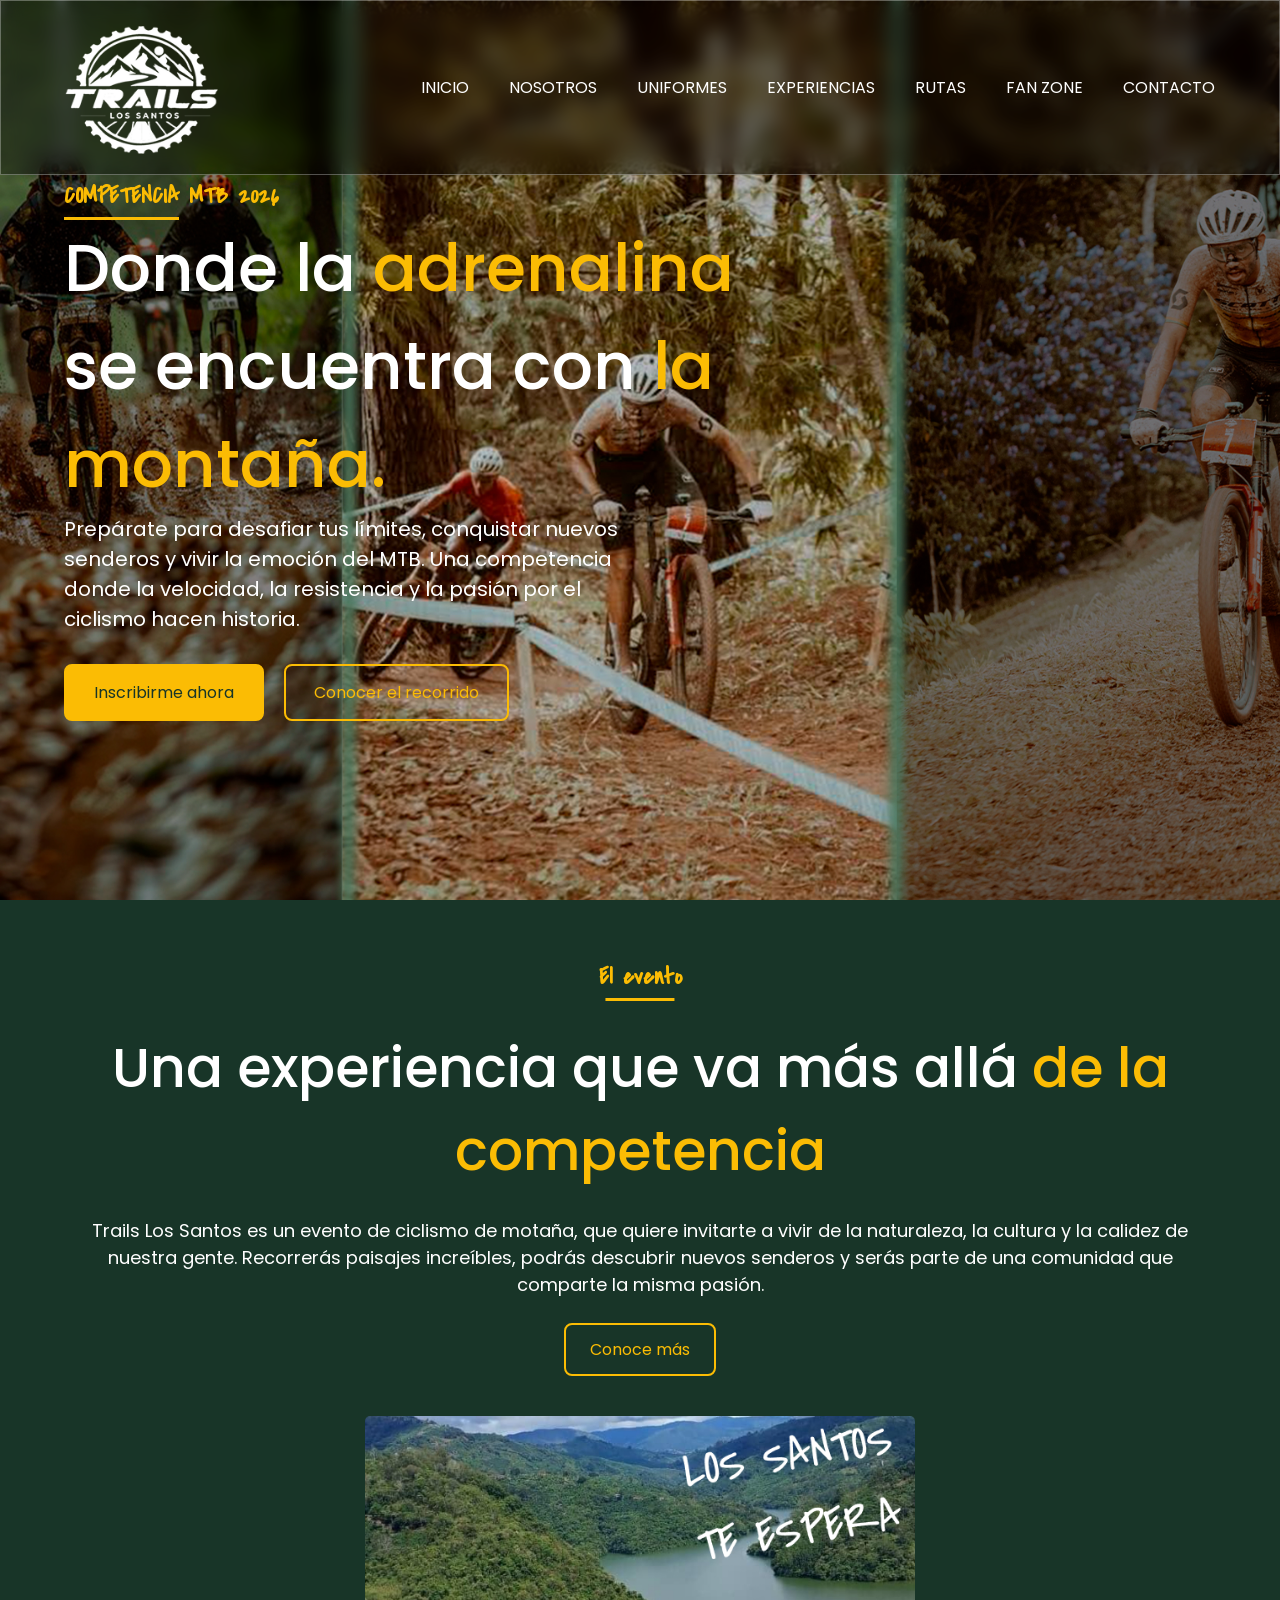
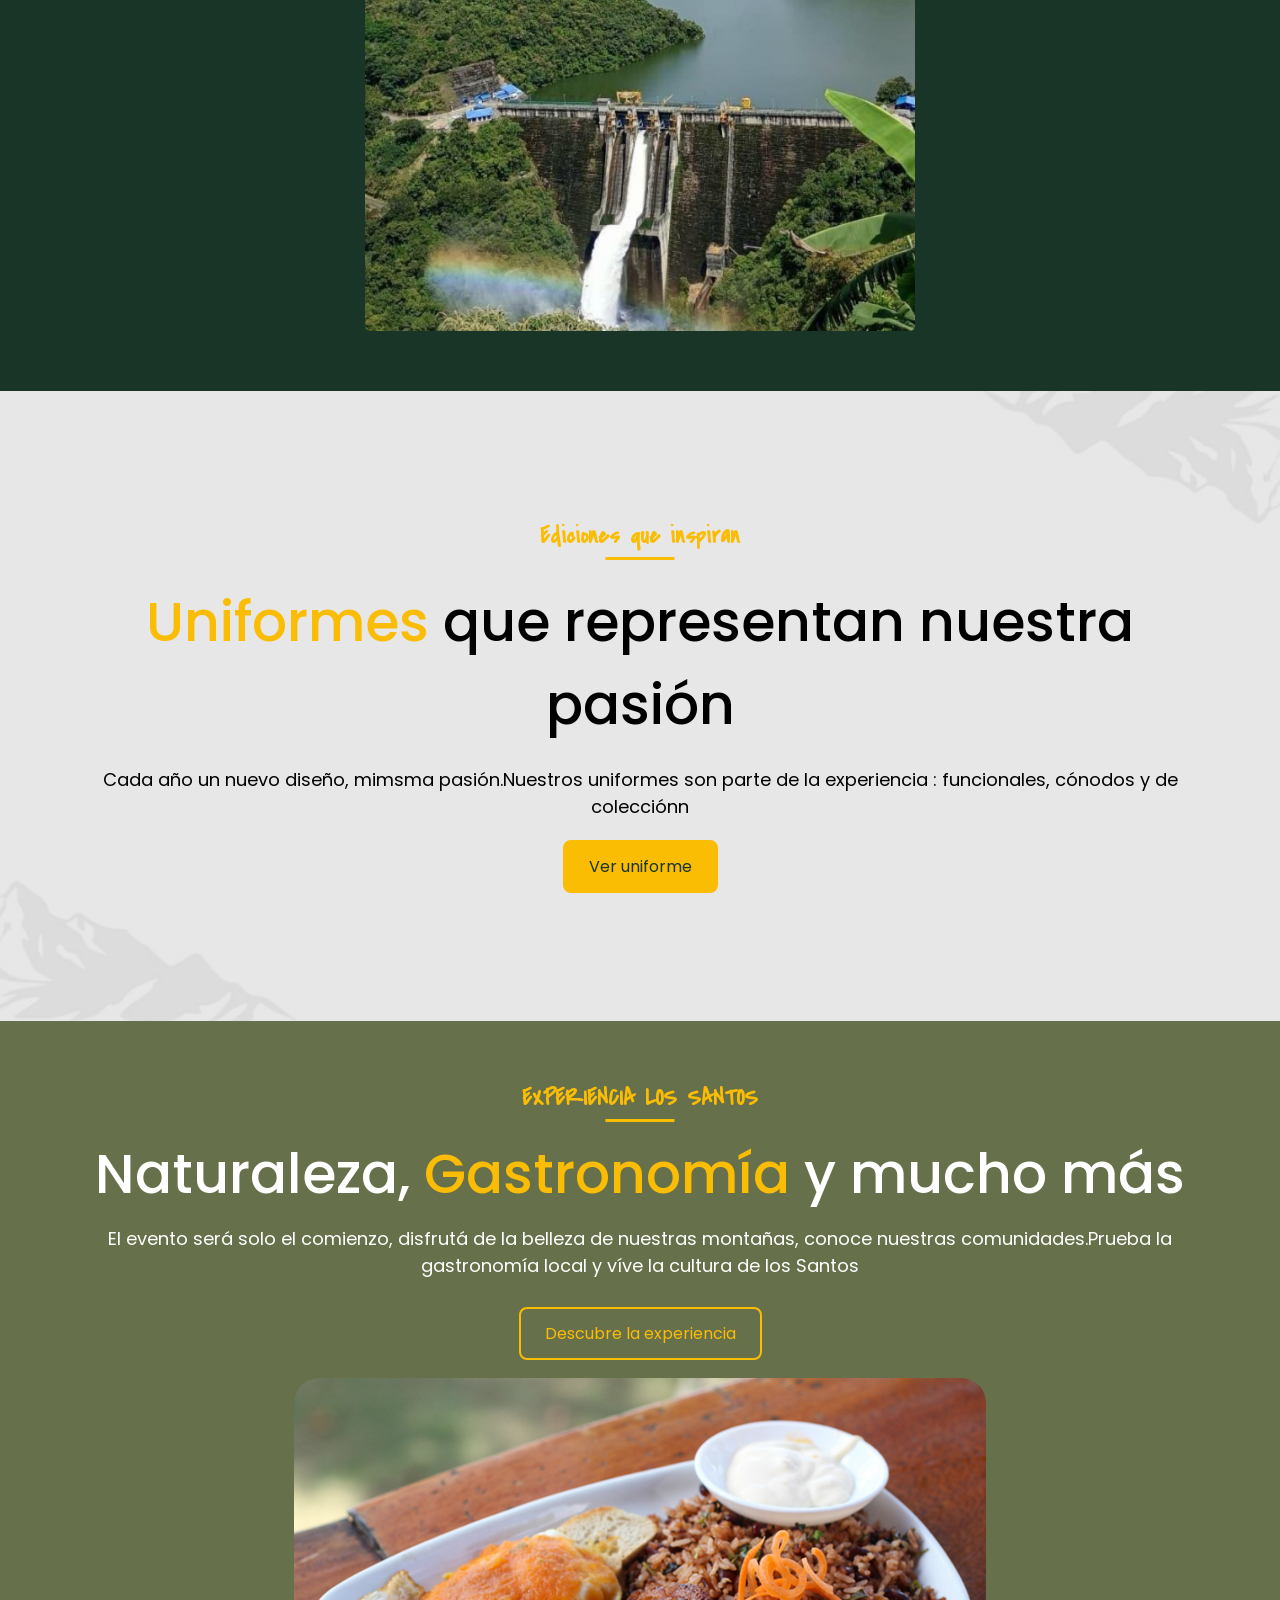
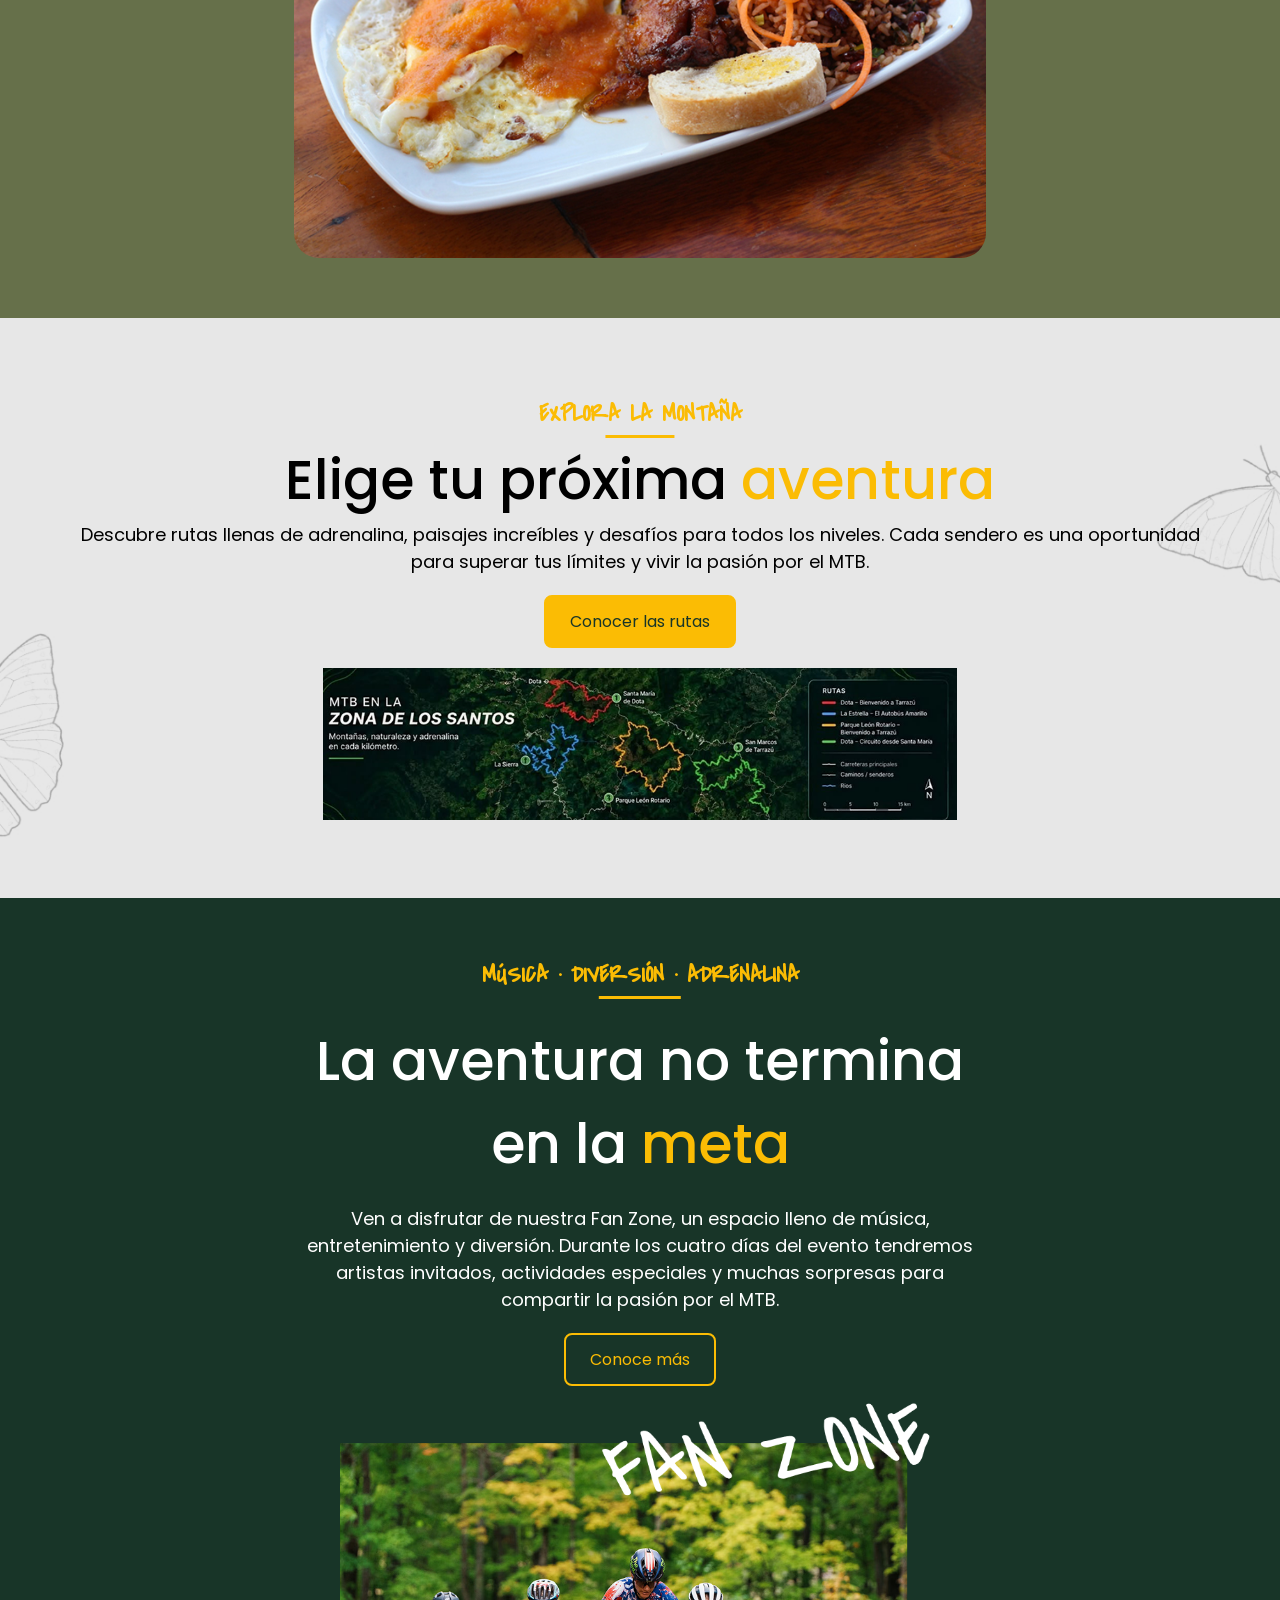
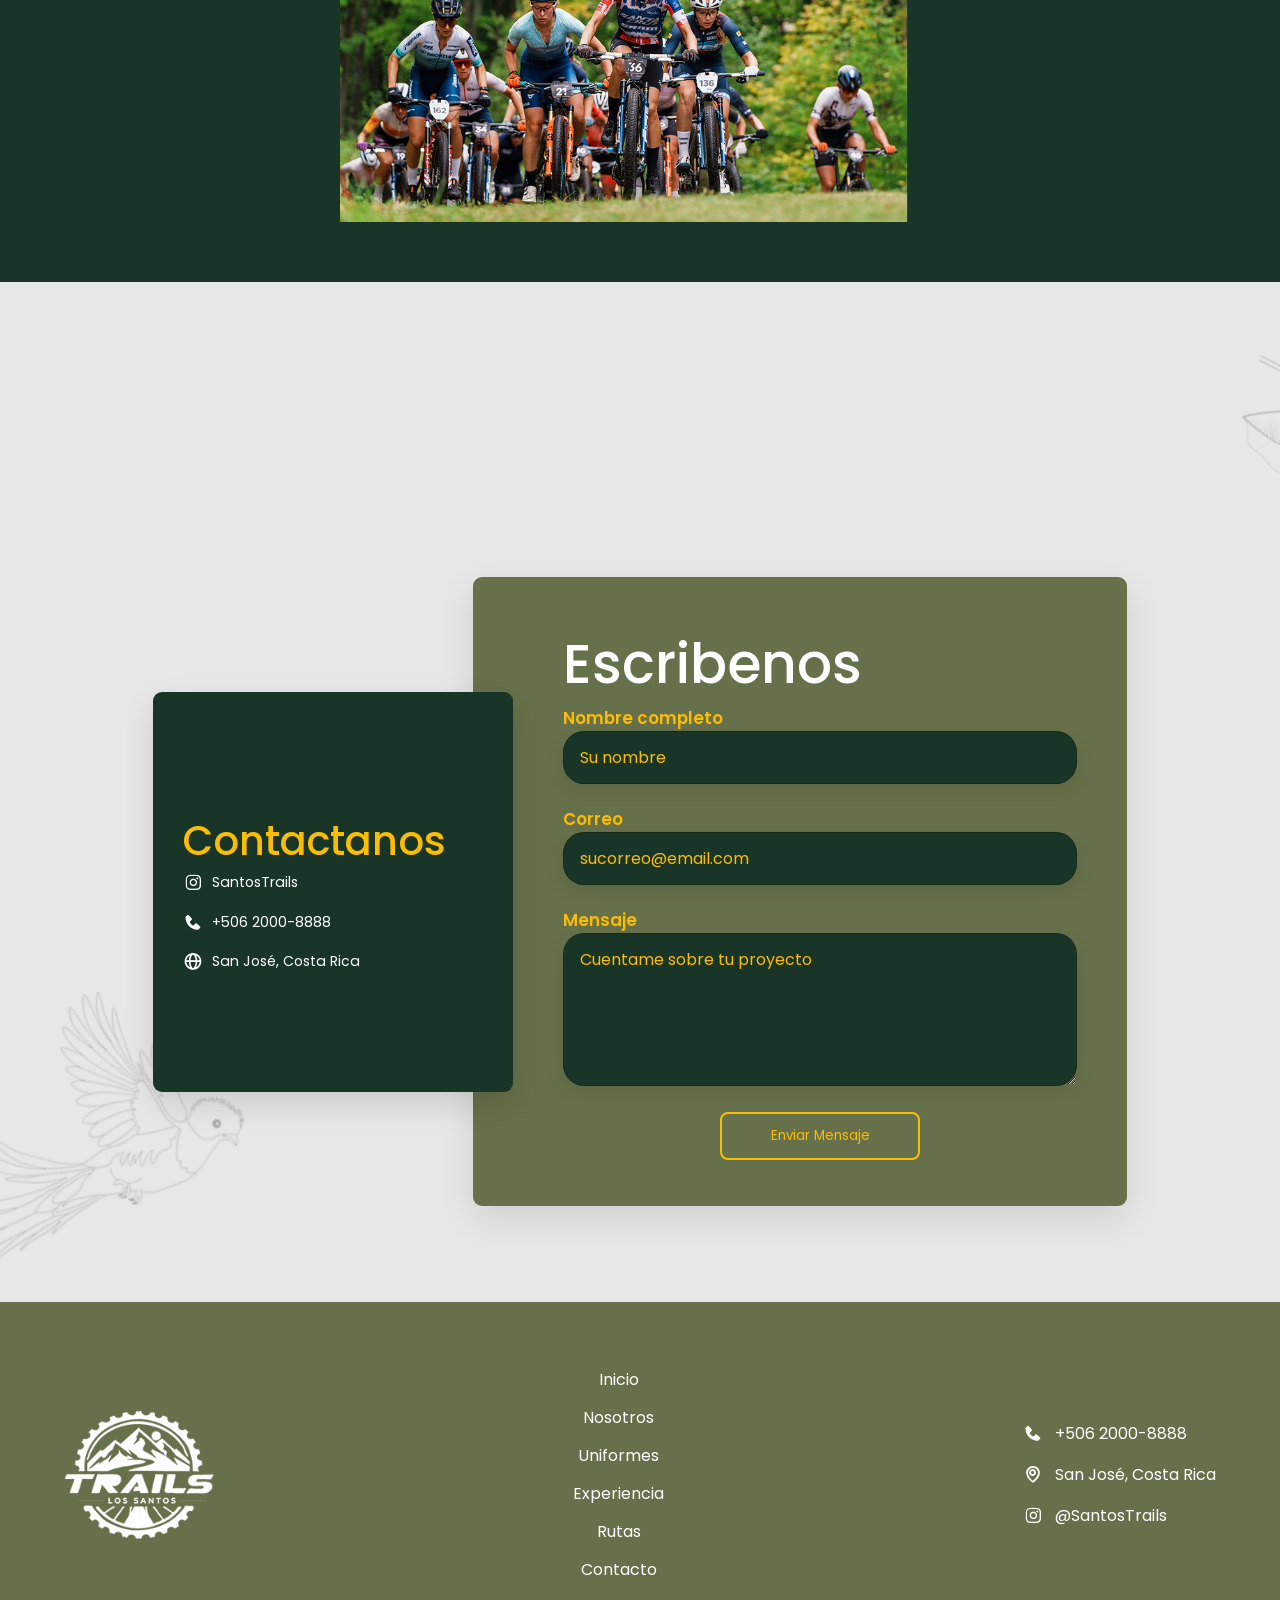
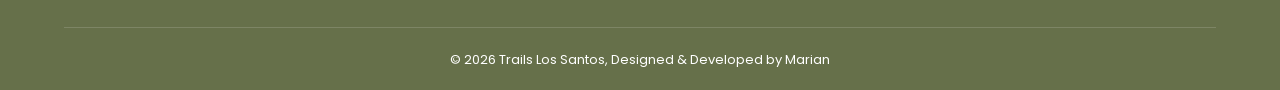
<file: index.html>
<!DOCTYPE html>
<html lang="en">

<head>
    <meta charset="UTF-8">
    <meta name="viewport" content="width=device-width, initial-scale=1.0">
    <title>Trails|Competencia MTB</title>
    <link rel="stylesheet" href=css/style.css>
    <link href="https://unpkg.com/boxicons@2.1.4/css/boxicons.min.css" rel="stylesheet">
    <link rel="shortcut icon" href="img/logo.png" type="image/x-icon">
</head>

<body>
    <header class="headerindex">
        <div class="navegacion">
            <div class="containerNav">
                <div class="logo">
                    <img class="logoImagen" src="img/logo.png" alt="Imagen del logo de Trails">
                </div>
                <nav>
                    <ul class="opcionNav">
                        <li class="navLink"><a href="#">INICIO</a></li>
                        <li class="navLink"><a href="#nosotros">NOSOTROS</a></li>
                        <li class="navLink"><a href="#uniforme">UNIFORMES</a></li>
                        <li class="navLink"><a href="#experiencia">EXPERIENCIAS</a></li>
                        <li class="navLink"><a href="#ruta">RUTAS</a></li>
                        <li class="navLink"><a href="#fanzone">FAN ZONE</a></li>
                        <li class="navLink"><a href="#contacto">CONTACTO</a></li>
                        <div class="closeIcon">
                            <i class='bx bx-x'></i>
                        </div>
                    </ul>
                </nav>
                <div class="navBar">
                    <i class='bx bx-menu'></i>
                </div>
            </div>
        </div>
        <div class="contenidoHeader padinHeader">
            <p class="etiqueta">COMPETENCIA MTB 2026</p>
            <h1>Donde la <span class="destacada">adrenalina</span> se encuentra con <span class="destacada">la
                    montaña.</span> </h1>
            <p class="pBanner">Prepárate para desafiar tus límites, conquistar nuevos senderos y vivir la emoción del
                MTB. Una competencia donde la velocidad, la resistencia y la pasión por el ciclismo hacen historia.</p>
            <div class="botonesBanner">
                <a href="rutas.html" class="btnBanner btnPrincipal">Inscribirme ahora</a>
                <a href="#ruta" class="btnBanner btnSecundario">Conocer el recorrido</a>
            </div>
        </div>
    </header>
    <main>
        <section class="Nosotros" id="nosotros">
            <article class="container">
                <div class="textoNosotros">
                    <div class="etiqueta">
                        <p>El evento</p>
                    </div>
                    <h2>Una experiencia que va más allá <span class="destacada">de la competencia</span></h2>
                    <p class="pClaro">Trails Los Santos es un evento de ciclismo de motaña, que quiere invitarte a vivir
                        de la naturaleza, la cultura y la calidez de nuestra gente. Recorrerás paisajes increíbles,
                        podrás descubrir nuevos senderos y serás parte de una comunidad que comparte la misma pasión.
                    </p>
                    <a href="historia.html" class="botonSectionN btnSecundario">Conoce más</a>
                </div>
                <img class="imagenNoso" src="img/IMAGENNOSOTROS.jpg" alt="">
            </article>
        </section>
        <section class="Uniformes" id="uniforme">
            <article class="container">
                <div class="etiqueta">
                    <p>Ediciones que inspiran</p>
                </div>
                <h2> <span class="destacada">Uniformes</span> que representan nuestra pasión</h2>
                <p class="pOscuro">Cada año un nuevo diseño, mimsma pasión.Nuestros uniformes son parte de la
                    experiencia :
                    funcionales, cónodos y de colecciónn</p>
                <a href="uniforme.html" class="botonSectionN btnPrincipal">Ver uniforme</a>
            </article>
        </section>
        <section class="Experiencia" id="experiencia">
            <article class="container">

                <div class="carruselEx">

                    <div class="carruselTrack">

                        <div class="slide activo">
                            <img src="img/carrusel1.jpg" alt="Montañas de Los Santos">
                        </div>

                        <div class="slide">
                            <img src="img/carrusel2.jpg" alt="Cafetales de Los Santos">
                        </div>

                        <div class="slide">
                            <img src="img/carrusel3.jpg" alt="Comunidades de Los Santos">
                        </div>

                        <div class="slide">
                            <img src="img/carrusel4.jpg" alt="Gastronomía local">
                        </div>

                    </div>
                </div>

                <div class="textoEx">
                    <div class="etiqueta">
                        <p>EXPERIENCIA LOS SANTOS</p>
                    </div>
                    <h2>Naturaleza, <span class="destacada">Gastronomía</span> y mucho más</h2>
                    <p class="pClaro">El evento será solo el comienzo, disfrutá de la belleza de nuestras montañas,
                        conoce nuestras comunidades.Prueba la gastronomía local y víve la cultura de los Santos</p>
                    <a href="informacionGasHos.html" class="botonSectionN btnSecundario">Descubre la experiencia</a>
                </div>

            </article>
        </section>
        <section class="rutas" id="ruta">
            <article class="container">
                <div class="etiqueta">
                    <p>EXPLORA LA MONTAÑA</p>
                </div>
                <h2>Elige tu próxima <span class="destacada">aventura</span></h2>
                <p class="pOscuro">Descubre rutas llenas de adrenalina, paisajes increíbles y desafíos para todos los
                    niveles. Cada sendero es una oportunidad para superar tus límites y vivir la pasión por el MTB.</p>
                <a href="rutas.html" class="botonSectionN btnPrincipal">Conocer las rutas</a>
                <img class="imgRutas" src="img/rutasImg.png" alt="Imagenes que contiene las rutas de la competencia">
            </article>
        </section>
        <section class="fanZone" id="fanzone">
            <article class="container">
                <img class="imgFa" src="img/imagenFan.png" alt="Imagen de unos ciclistas">
                <div class="textoFanZone">
                    <div class="etiqueta">
                        <p>MÚSICA · DIVERSIÓN · ADRENALINA</p>
                    </div>
                    <h2>La aventura no termina en la <span class="destacada">meta </span></h2>
                    <p class="pClaro">Ven a disfrutar de nuestra Fan Zone, un espacio lleno de música, entretenimiento y
                        diversión. Durante los cuatro días del evento tendremos artistas invitados, actividades
                        especiales y muchas sorpresas para compartir la pasión por el MTB.</p>
                    <a href="fanZone.html" class="botonSectionN btnSecundario">Conoce más</a>
                </div>

            </article>
        </section>
        <section class="Contacto" id="contacto">
            <article class="container">
                <div class="contact-container">
                    <div class="informacionCotacto">
                        <div class="contact-card">
                            <h3>Contactanos</h3>

                            <div class="info-row">
                                <p class="p">
                                    <span class="icon"><i class='bx bxl-instagram'></i></span>
                                    SantosTrails
                                </p>
                            </div>

                            <div class="info-row">
                                <p class="p">
                                    <span class="icon"><i class='bx bxs-phone'></i></span>
                                    +506 2000-8888
                                </p>
                            </div>

                            <div class="info-row">
                                <p class="p">
                                    <span class="icon"><i class='bx bx-globe'></i></span>
                                    San José, Costa Rica
                                </p>
                            </div>
                        </div>
                        <form action="" method="POST" class="contact-form" id="contactForm">
                            <h2>Escribenos</h2>

                            <div class="formGroup">
                                <label for="name">Nombre completo</label>
                                <input type="text" id="name" name="name" placeholder="Su nombre" required>
                            </div>

                            <div class="formGroup">
                                <label for="email">Correo</label>
                                <input type="email" id="email" name="email" placeholder="sucorreo@email.com" required>
                            </div>
                            <div class="formGroup">
                                <label for="message">Mensaje</label>
                                <textarea id="message" name="message" rows="5" placeholder="Cuentame sobre tu proyecto"
                                    required></textarea>
                            </div>

                            <button type="submit" class="botonSectionN btnSecundario" id="botonForm">
                                Enviar Mensaje
                            </button>
                        </form>
                    </div>


                </div>
            </article>
        </section>
    </main>

    <footer class="footer">

        <div class="container">

            <div class="footerContenido">
                <div class="footerBrand">
                    <img src="img/logo.png" alt="SantosTrails Logo">
                </div>
                <div class="footerLinks">
                    <a href="#inicio">Inicio</a>
                    <a href="#nosotros">Nosotros</a>
                    <a href="#uniforme">Uniformes</a>
                    <a href="#experiencia">Experiencia</a>
                    <a href="#ruta">Rutas</a>
                    <a href="#contacto">Contacto</a>
                </div>

                <!-- Contacto -->
                <div class="footerContacto">
                    <p>
                        <i class='bx bxs-phone'></i>
                        +506 2000-8888
                    </p>

                    <p>
                        <i class='bx bx-map'></i>
                        San José, Costa Rica
                    </p>

                    <p>
                        <i class='bx bxl-instagram'></i>
                        @SantosTrails
                    </p>
                </div>

            </div>

            <div class="footerBottom">
                <p>© 2026 Trails Los Santos, Designed & Developed by Marian</p>
            </div>

        </div>

    </footer>

    <script src="js/carruseles.js"></script>
    <script src="js/menu.js"></script>
</body>

</html>
</file>
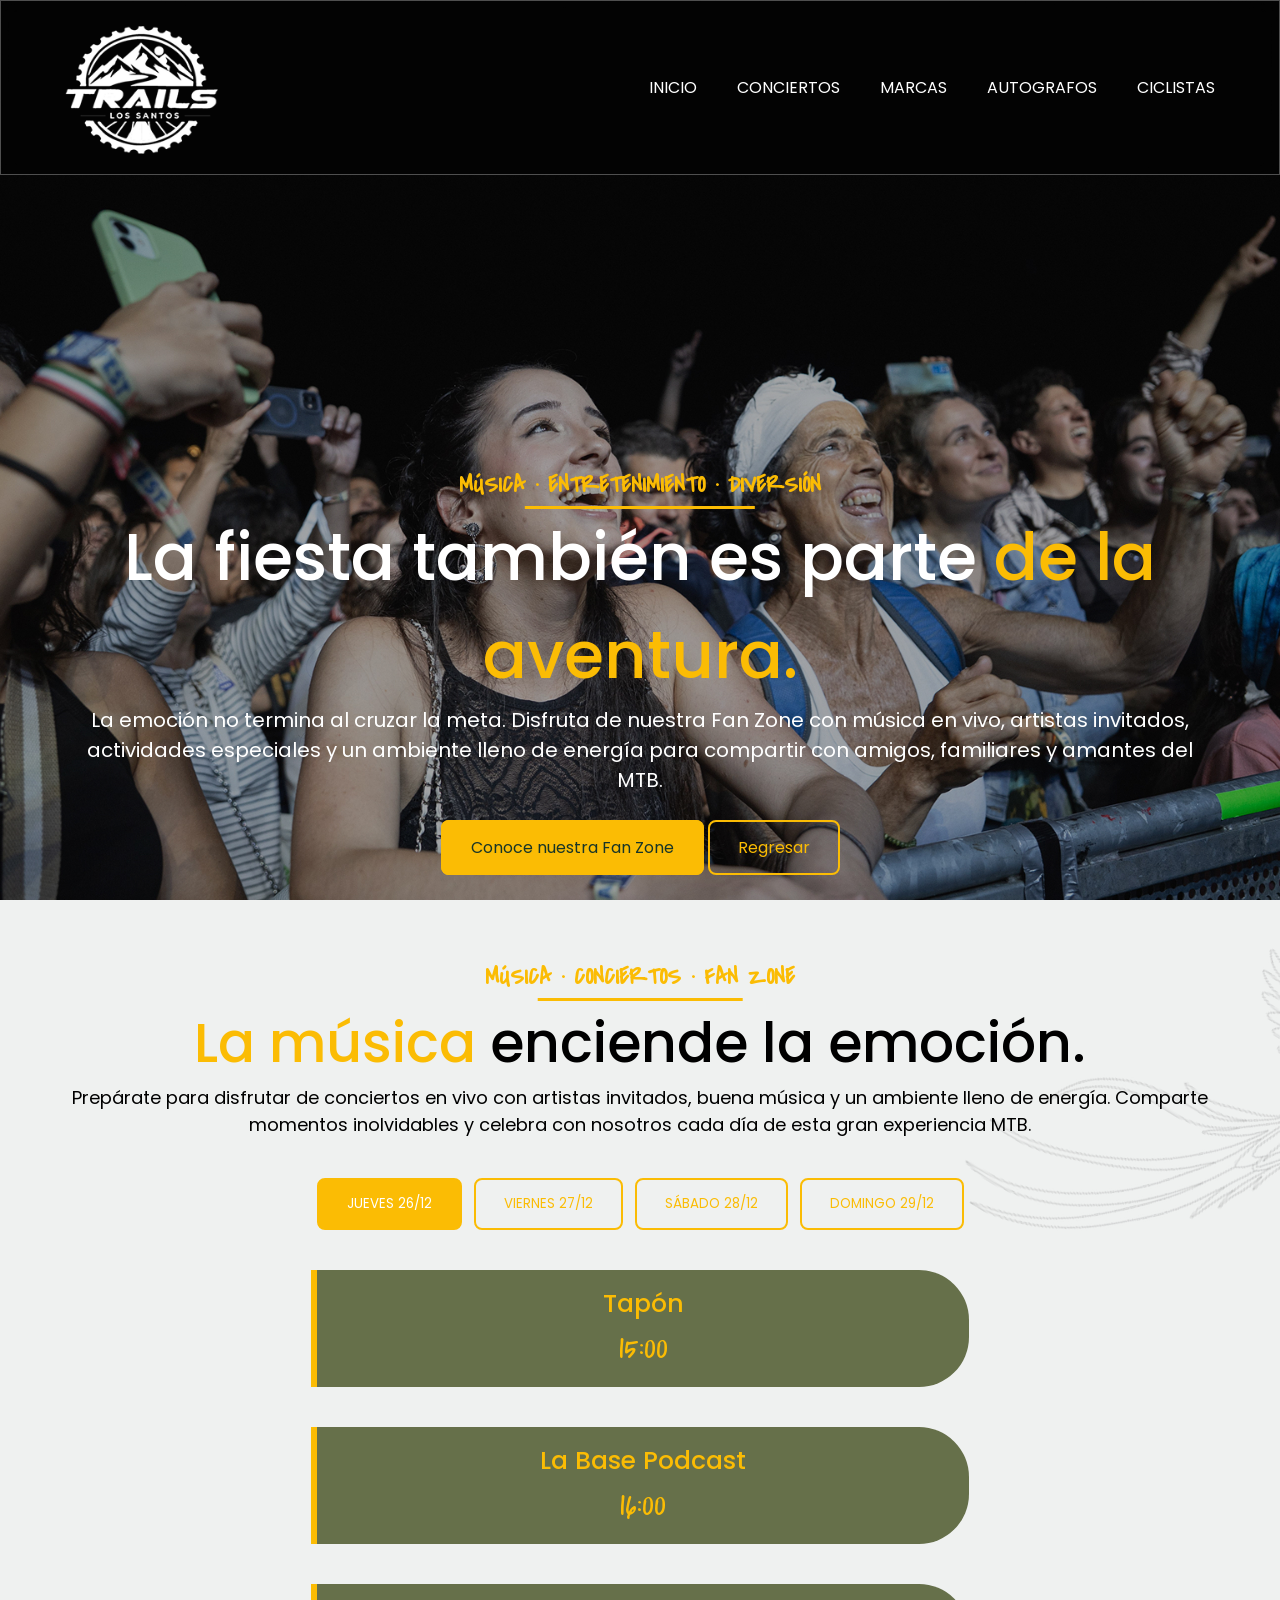
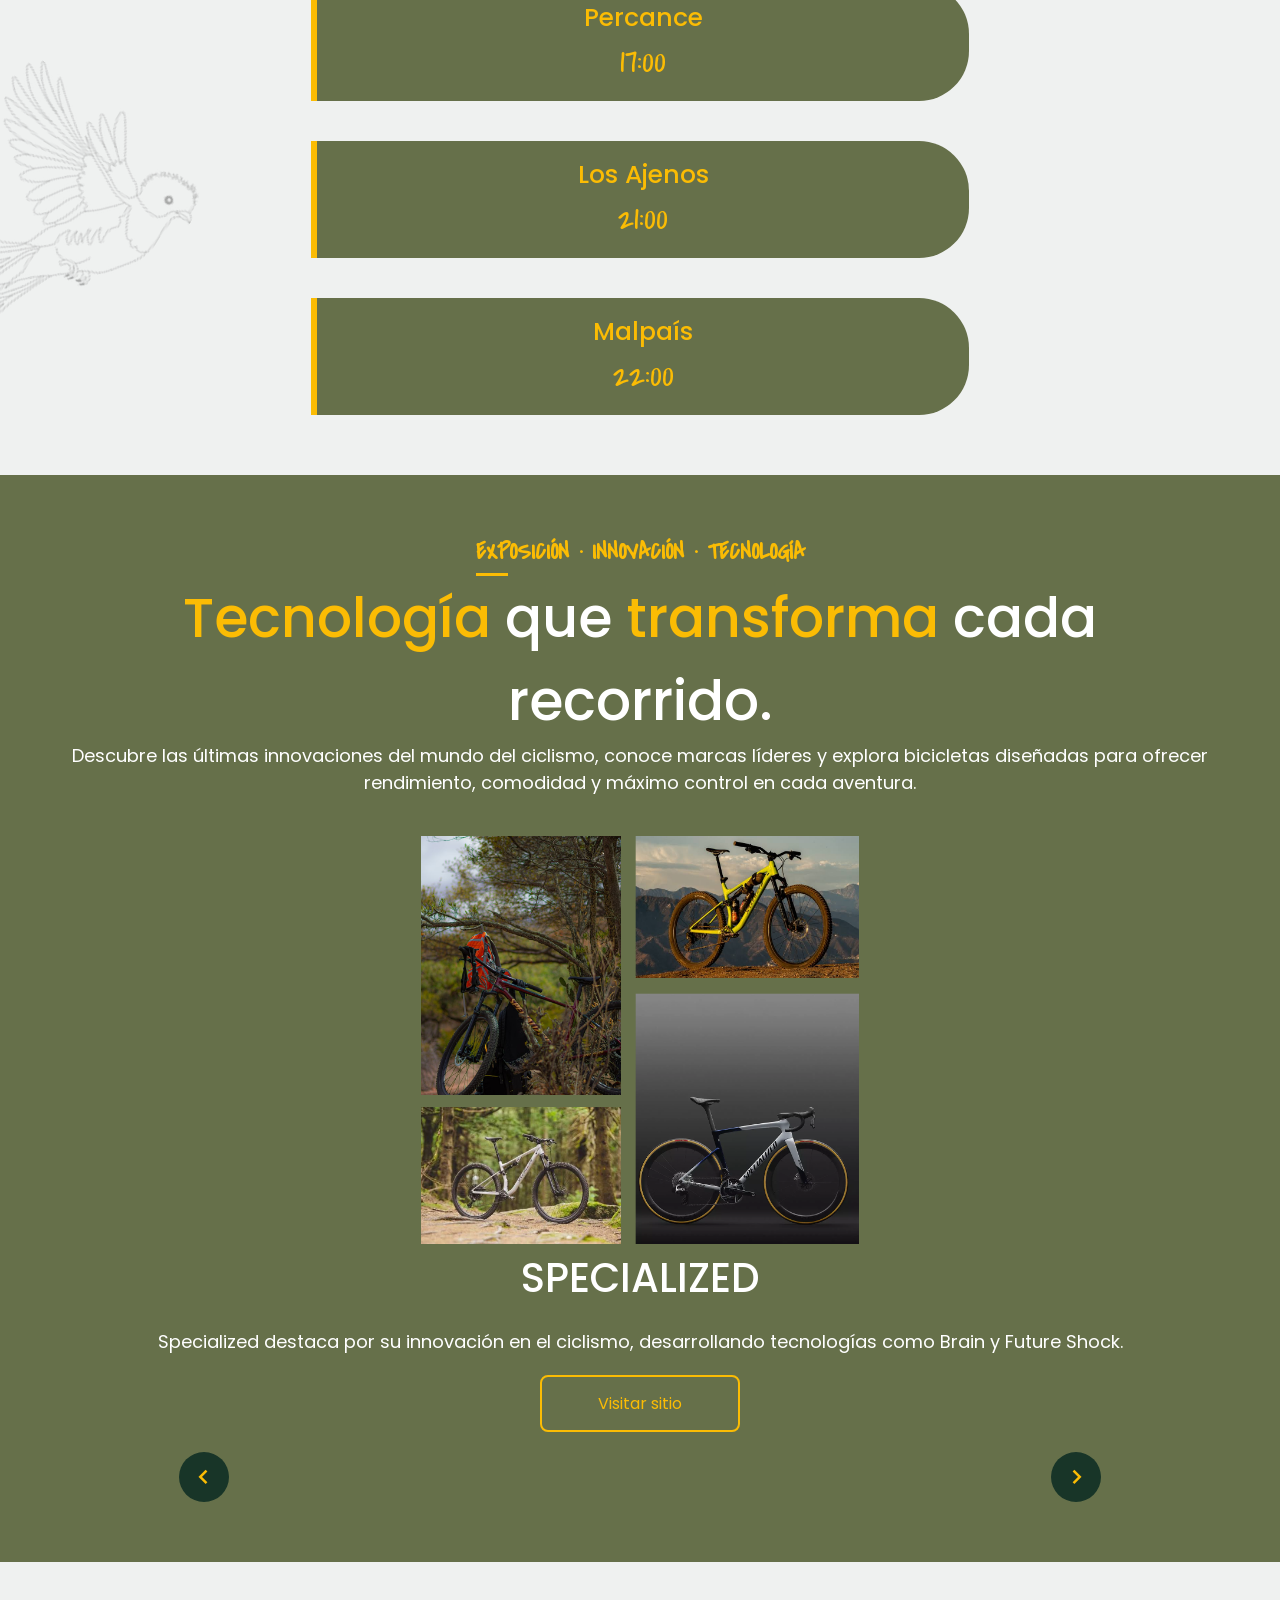
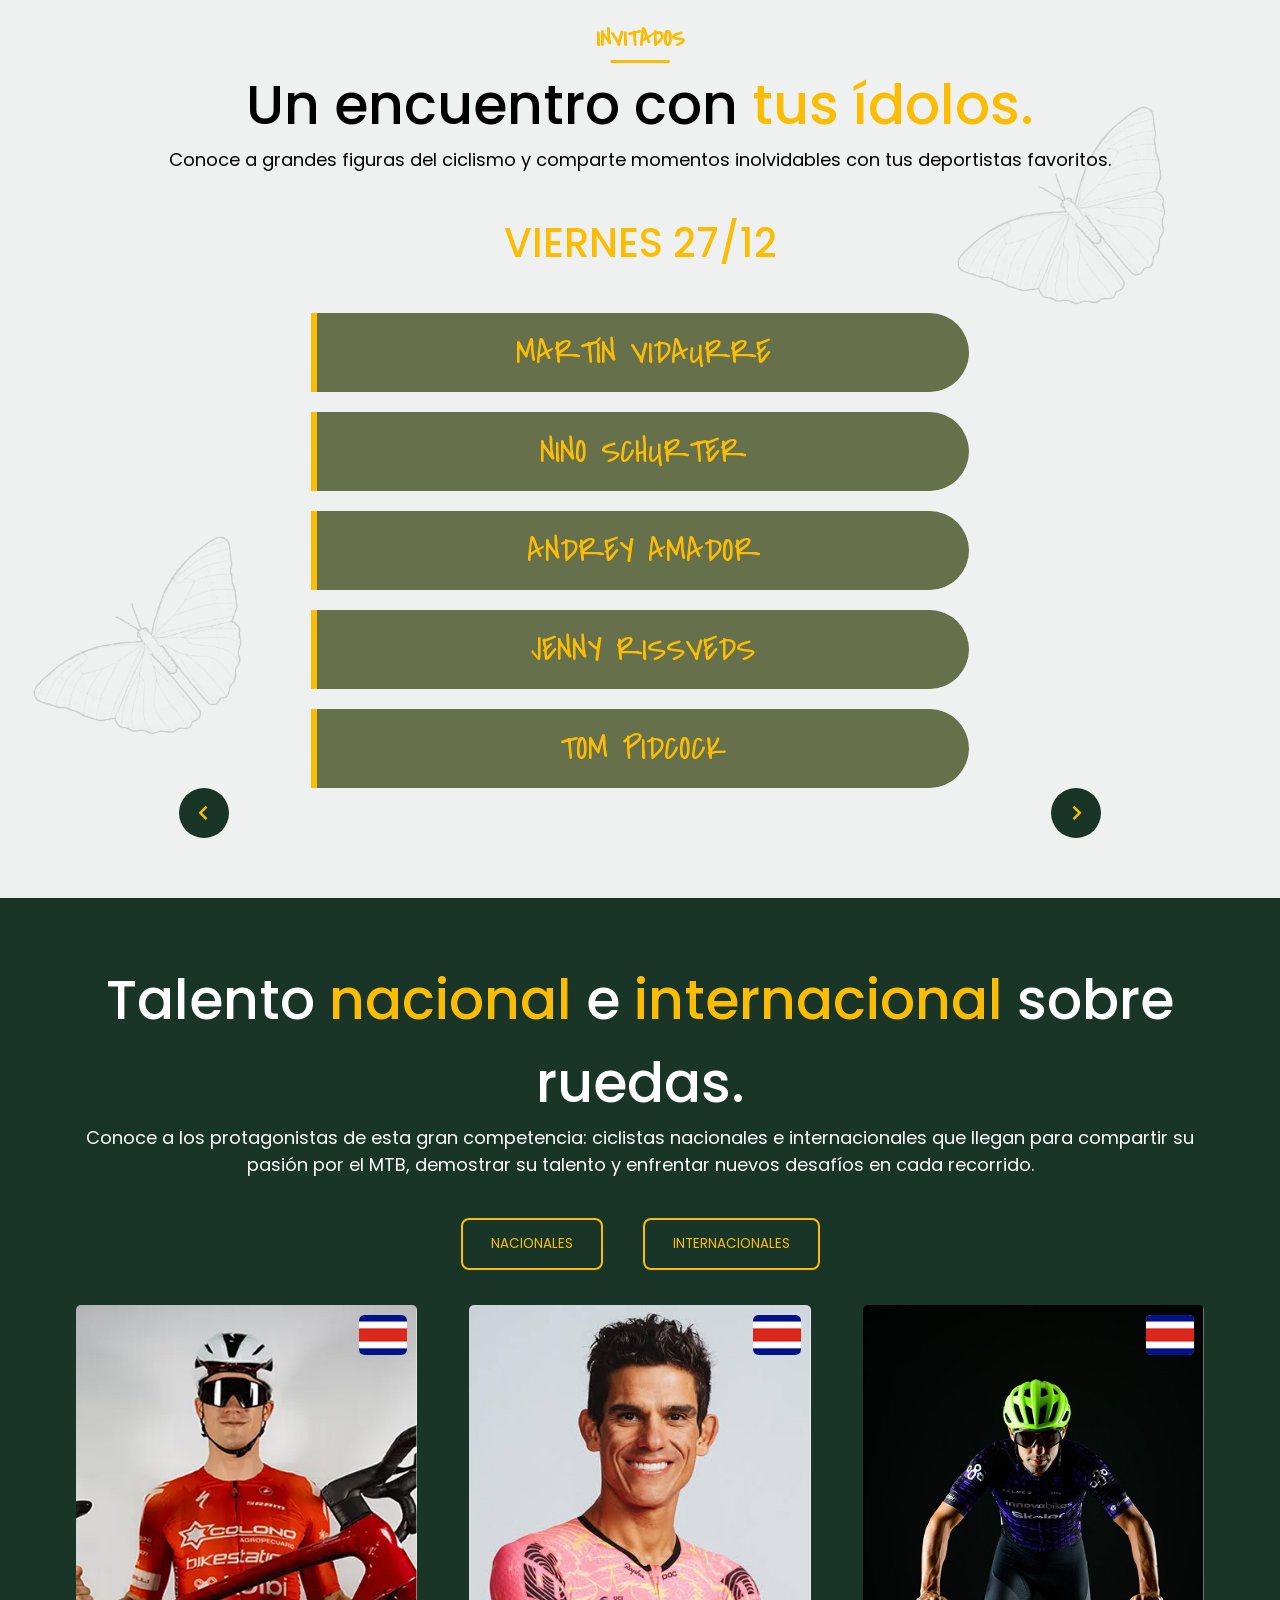
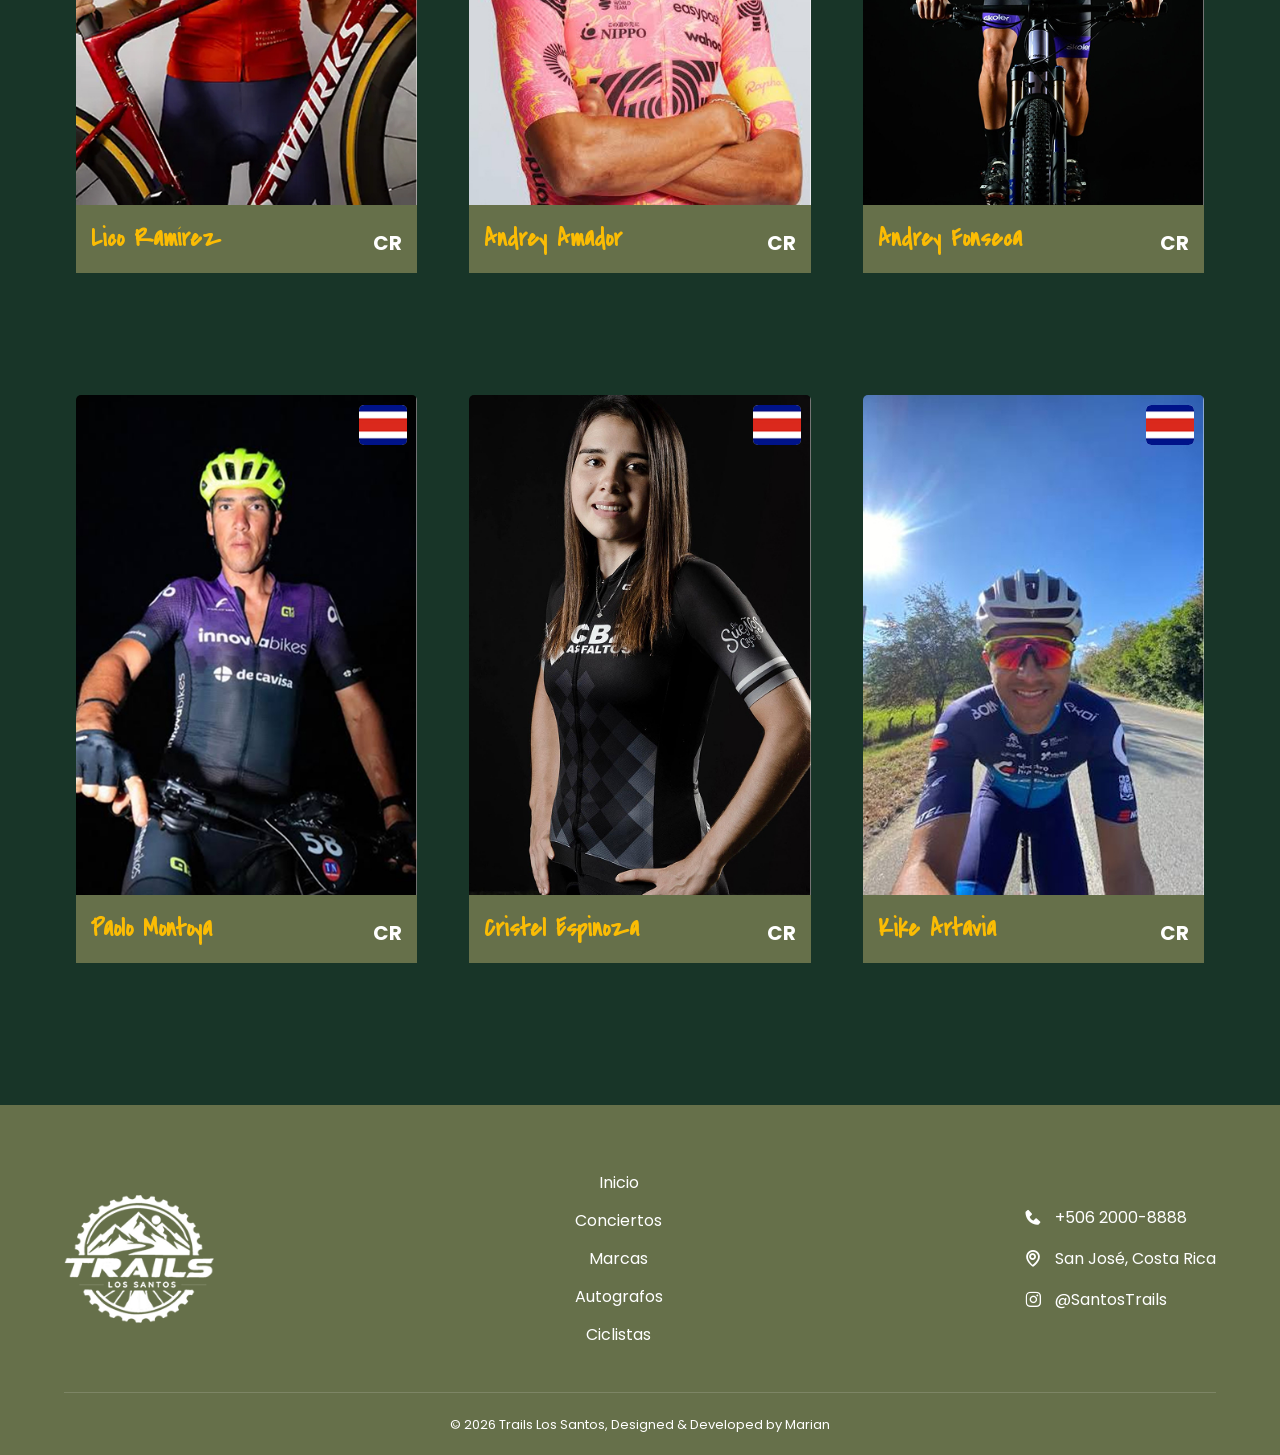
<file: fanZone.html>
<!DOCTYPE html>
<html lang="en">

<head>
    <meta charset="UTF-8">
    <meta name="viewport" content="width=device-width, initial-scale=1.0">
    <title>Trails| Fan Zone de la competencia MTB</title>
    <link rel="stylesheet" href=css/style.css>
    <link href="https://unpkg.com/boxicons@2.1.4/css/boxicons.min.css" rel="stylesheet">
    <link rel="shortcut icon" href="img/logo.png" type="image/x-icon">
</head>

<body>
    <header class="fanzonehe" id="inicio">
        <div class="navegacion">
            <div class="containerNav">
                <div class="logo">
                    <img class="logoImagen" src="img/logo.png" alt="Imagen del logo de Trails">
                </div>
                <nav>
                    <ul class="opcionNav">
                        <li class="navLink"><a href="#">INICIO</a></li>
                        <li class="navLink"><a href="#conciertos">CONCIERTOS</a></li>
                        <li class="navLink"><a href="#marcas">MARCAS</a></li>
                        <li class="navLink"><a href="#autografo">AUTOGRAFOS</a></li>
                        <li class="navLink"><a href="#ciclista">CICLISTAS</a></li>
                        <div class="closeIcon">
                            <i class='bx bx-x'></i>
                        </div>
                    </ul>
                </nav>
                <div class="navBar">
                    <i class='bx bx-menu'></i>
                </div>
            </div>
        </div>
        <div class="contenidoHeaderFZ padinHeader">
            <p class="etiqueta">MÚSICA · ENTRETENIMIENTO · DIVERSIÓN</p>
            <h1>La fiesta también es parte <span class="destacada">de la aventura.</span></h1>
            <p class="pBanner">La emoción no termina al cruzar la meta. Disfruta de nuestra Fan Zone con música en vivo,
                artistas invitados, actividades especiales y un ambiente lleno de energía para compartir con amigos,
                familiares y amantes del MTB.</p>
            <div class="botonesBannerFZ">
                <a href="#conciertos" class="btnBanner btnPrincipal">Conoce nuestra Fan Zone</a>
                <a href="index.html" class="btnBanner btnSecundario">Regresar</a>
            </div>
        </div>
    </header>
    <main>
        <section class="conciertos" id="conciertos">
            <article class="container">

                <div class="etiqueta">
                    <p>MÚSICA · CONCIERTOS · FAN ZONE</p>
                </div>

                <h2><span class="destacada">La música</span> enciende la emoción.</h2>

                <p class="pOscuro">
                    Prepárate para disfrutar de conciertos en vivo con artistas invitados,
                    buena música y un ambiente lleno de energía. Comparte momentos
                    inolvidables y celebra con nosotros cada día de esta gran experiencia MTB.
                </p>

                <!-- TABS -->
                <div class="tabs">
                    <button class="tab btnBanner btnSecundario activo" data-dia="jueves">
                        JUEVES 26/12
                    </button>

                    <button class="tab btnBanner btnSecundario" data-dia="viernes">
                        VIERNES 27/12
                    </button>

                    <button class="tab btnBanner btnSecundario" data-dia="sabado">
                        SÁBADO 28/12
                    </button>

                    <button class="tab btnBanner btnSecundario" data-dia="domingo">
                        DOMINGO 29/12
                    </button>
                </div>

                <!-- CONTENIDO DE CONCIERTOS -->
                <div class="cantantes" id="cantantes">
                    <!-- JUEVES -->
                    <div class="dia-concierto activo" id="jueves">
                        <div class="cantante">
                            <h3>Tapón</h3>
                            <p>15:00</p>
                        </div>

                        <div class="cantante">
                            <h3>La Base Podcast</h3>
                            <p>16:00</p>
                        </div>

                        <div class="cantante">
                            <h3>Percance</h3>
                            <p>17:00</p>
                        </div>

                        <div class="cantante">
                            <h3>Los Ajenos</h3>
                            <p>21:00</p>
                        </div>

                        <div class="cantante">

                            <h3>Malpaís</h3>
                            <p>22:00</p>
                        </div>
                    </div>
                    <!-- VIERNES -->
                    <div class="dia-concierto" id="viernes">
                        <div class="cantante">

                            <h3>Rawayana</h3>
                            <p>13:00</p>
                        </div>

                        <div class="cantante">
                            <h3>Cultura Profética</h3>
                            <p>15:30</p>
                        </div>
                        <div class="cantante">

                            <h3>Danny Ocean</h3>
                            <p>9:00</p>
                        </div>

                        <div class="cantante">
                            <h3>Dread Mar</h3>
                            <p>22:00</p>
                        </div>
                        <div class="cantante">
                            <h3>Bomba Estéreo</h3>
                            <p>23:00</p>
                        </div>
                    </div>

                    <!-- SÁBADO -->
                    <div class="dia-concierto" id="sabado">
                        <div class="cantante">
                            <h3>De la gheto</h3>
                            <p>11:00</p>
                        </div>

                        <div class="cantante">
                            <h3>Banton</h3>
                            <p>12:00</p>
                        </div>
                        <div class="cantante">
                            <h3>El Roockie</h3>
                            <p>15:30</p>
                        </div>
                        <div class="cantante">
                            <h3>Wisin y Yandel</h3>
                            <p>19:00</p>
                        </div>
                        <div class="cantante">
                            <h3>Alok</h3>
                            <p>21:00</p>
                        </div>
                    </div>

                    <!-- DOMINGO -->
                    <div class="dia-concierto" id="domingo">
                        <div class="cantante">

                            <h3>Los Cafres</h3>
                            <p>11:30</p>
                        </div>

                        <div class="cantante">

                            <h3>Los pericos</h3>
                            <p>13:00</p>
                        </div>
                        <div class="cantante">

                            <h3>Martin Garrix</h3>
                            <p>17:00</p>
                        </div>
                        <div class="cantante">

                            <h3>David Guetta</h3>
                            <p>21:00</p>
                        </div>
                        <div class="cantante">

                            <h3>Alboroise</h3>
                            <p>22:00</p>
                        </div>
                    </div>

                </div>

            </article>
        </section>
        <section class="marcas" id="marcas">
            <article class="container">

                <div class="etiqueta">
                    <p>EXPOSICIÓN · INNOVACIÓN · TECNOLOGÍA</p>
                </div>

                <h2>
                    <span class="destacada">Tecnología</span> que
                    <span class="destacada">transforma</span> cada recorrido.
                </h2>

                <p class="pClaro">
                    Descubre las últimas innovaciones del mundo del ciclismo,
                    conoce marcas líderes y explora bicicletas diseñadas para
                    ofrecer rendimiento, comodidad y máximo control en cada aventura.
                </p>

                <div class="contenidoMarca">

                    <img class="imagenMArxca" id="imagenMarca" src="img/marca1.png" alt="Bicicletas Specialized">

                    <div class="textoMarcas">

                        <h3 id="nombreMarca">SPECIALIZED</h3>

                        <p class="pClaro" id="descripcionMarca">
                            Specialized destaca por su innovación en el ciclismo,
                            desarrollando tecnologías como Brain y Future Shock.
                        </p>

                        <a href="https://www.specialized.com/" target="_blank" class="btnBanner btnSecundario"
                            id="enlaceMarca">
                            Visitar sitio
                        </a>

                        <div class="flechas">
                            <i class='bx bx-chevron-left' id="anteriorMarca"></i>
                            <i class='bx bx-chevron-right' id="siguienteMarca"></i>
                        </div>

                    </div>

                </div>

            </article>
        </section>
        <section class="autografo" id="autografo">
            <article class="container">

                <div class="etiqueta">
                    <p>INVITADOS</p>
                </div>

                <h2>Un encuentro con <span class="destacada">tus ídolos.</span></h2>

                <p class="pOscuro">
                    Conoce a grandes figuras del ciclismo y comparte
                    momentos inolvidables con tus deportistas favoritos.
                </p>

                <!-- FECHAS -->
                <div class="dias-invitados">
                    <h3 id="dia"></h3>
                </div>

                <!-- CARRUSEL -->
                <div class="carrusel-deportistas">
                    <div class="deportistas-ventana">
                        <div class="deportistas-lista" id="deportistasLista"></div>
                    </div>
                    <div class="flechas ptcel">
                        <i class='bx bx-chevron-left' id="anteriorDeportista"></i>
                        <i class='bx bx-chevron-right' id="siguienteDeportista"></i>
                    </div>

                </div>

            </article>
        </section>
        <section class="ciclistas" id="ciclista">
            <article class="container">
                <h2>
                    Talento <span class="destacada">nacional</span> e
                    <span class="destacada">internacional</span> sobre ruedas.
                </h2>

                <p class="pClaro">
                    Conoce a los protagonistas de esta gran competencia: ciclistas nacionales e internacionales que
                    llegan para compartir su pasión por el MTB, demostrar su talento y enfrentar nuevos desafíos en cada
                    recorrido.
                </p>

                <div class="tabsdeportistas">

                    <button class="btnBanner btnSecundario tab-deportista activo" data-grupo="0">
                        NACIONALES
                    </button>

                    <button class=" btnBanner btnSecundario tab-deportista" data-grupo="1">
                        INTERNACIONALES
                    </button>

                </div>

                <div class="contenedorDeportistas" id="contenedorDeportistas">
                </div>
                
            </article>
        </section>
    </main>
    <footer class="footer">

        <div class="container">

            <div class="footerContenido">
                <div class="footerBrand">
                    <img src="img/logo.png" alt="SantosTrails Logo">
                </div>
                <div class="footerLinks">
                    <a href="#inicio">Inicio</a>
                    <a href="#conciertos">Conciertos</a>
                    <a href="#marcas">Marcas</a>
                    <a href="#autografo">Autografos</a>
                    <a href="#ciclista">Ciclistas</a>
                </div>

                <!-- Contacto -->
                <div class="footerContacto">
                    <p>
                        <i class='bx bxs-phone'></i>
                        +506 2000-8888
                    </p>

                    <p>
                        <i class='bx bx-map'></i>
                        San José, Costa Rica
                    </p>

                    <p>
                        <i class='bx bxl-instagram'></i>
                        @SantosTrails
                    </p>
                </div>

            </div>

            <div class="footerBottom">
                <p>© 2026 Trails Los Santos, Designed & Developed by Marian</p>
            </div>

        </div>

    </footer>
    <script src="js/fanzone.js"></script>
    <script src="js/menu.js"></script>
</body>

</html>
</file>
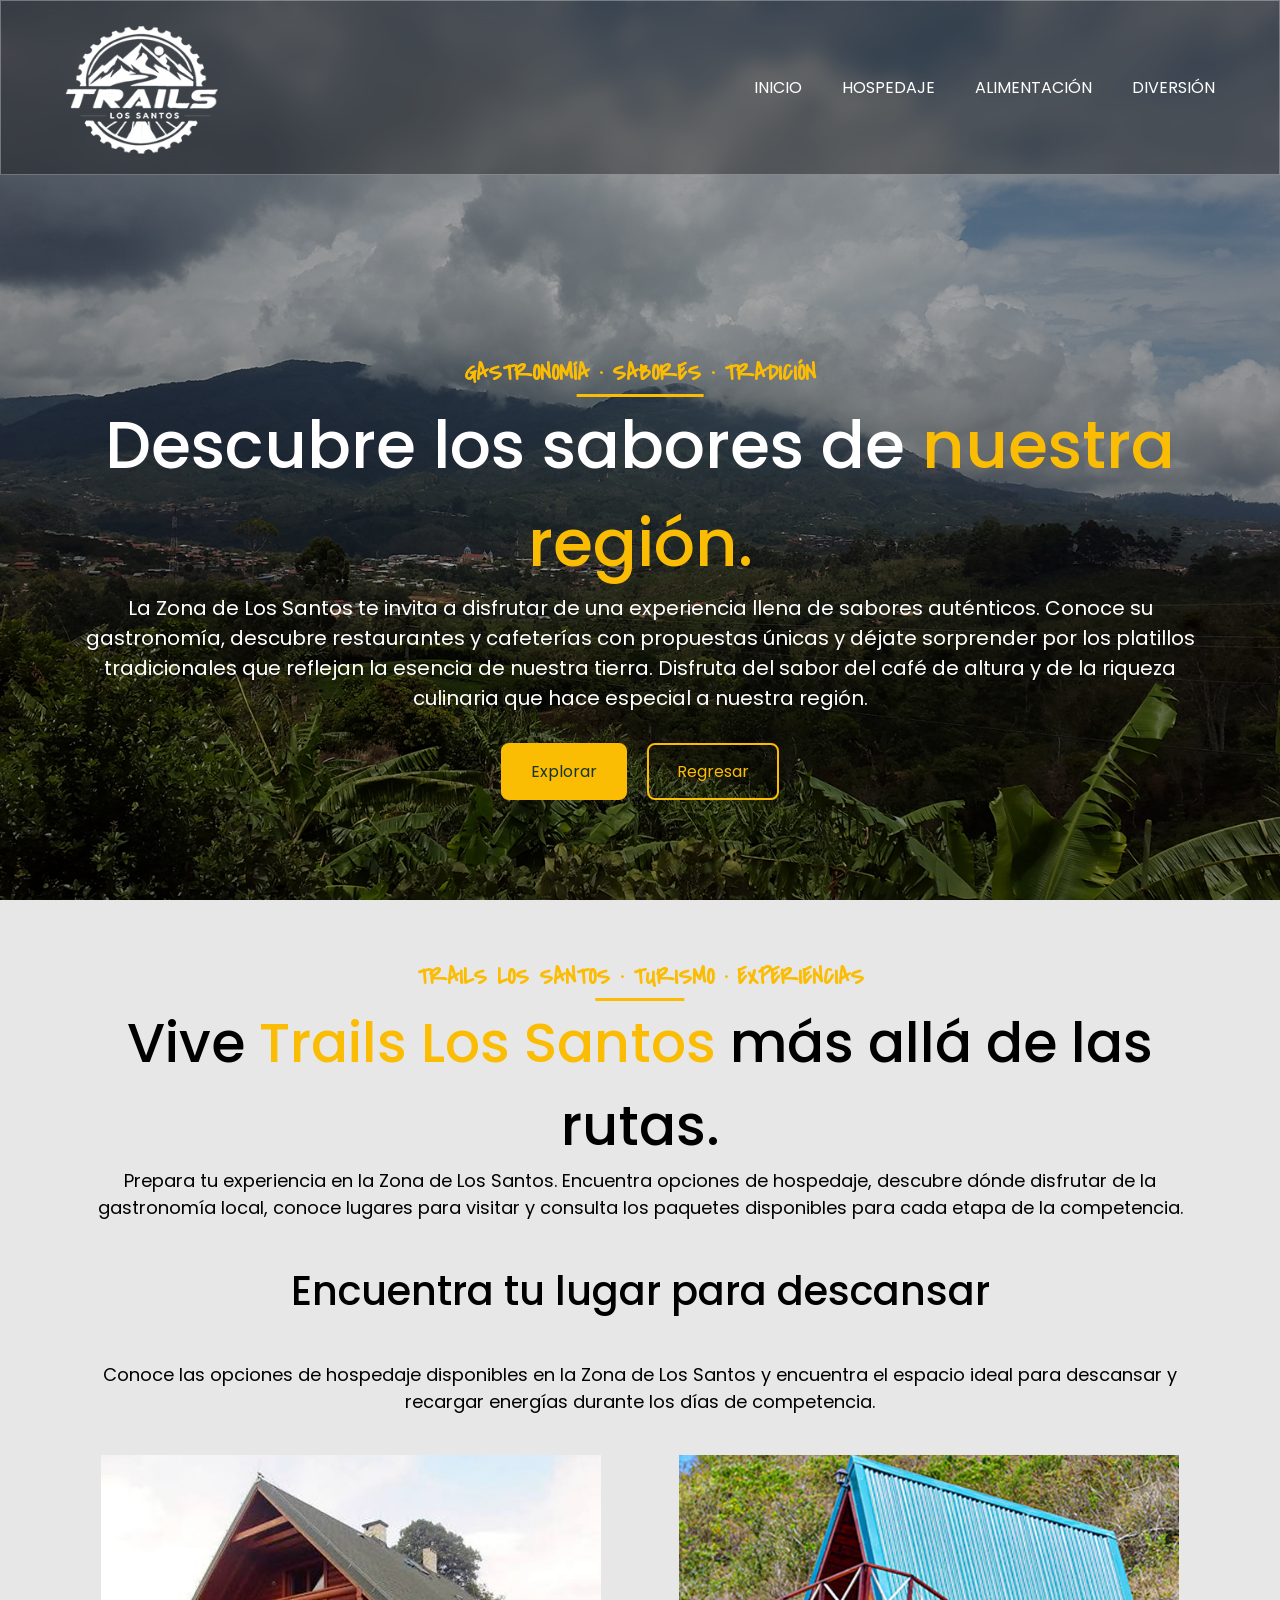
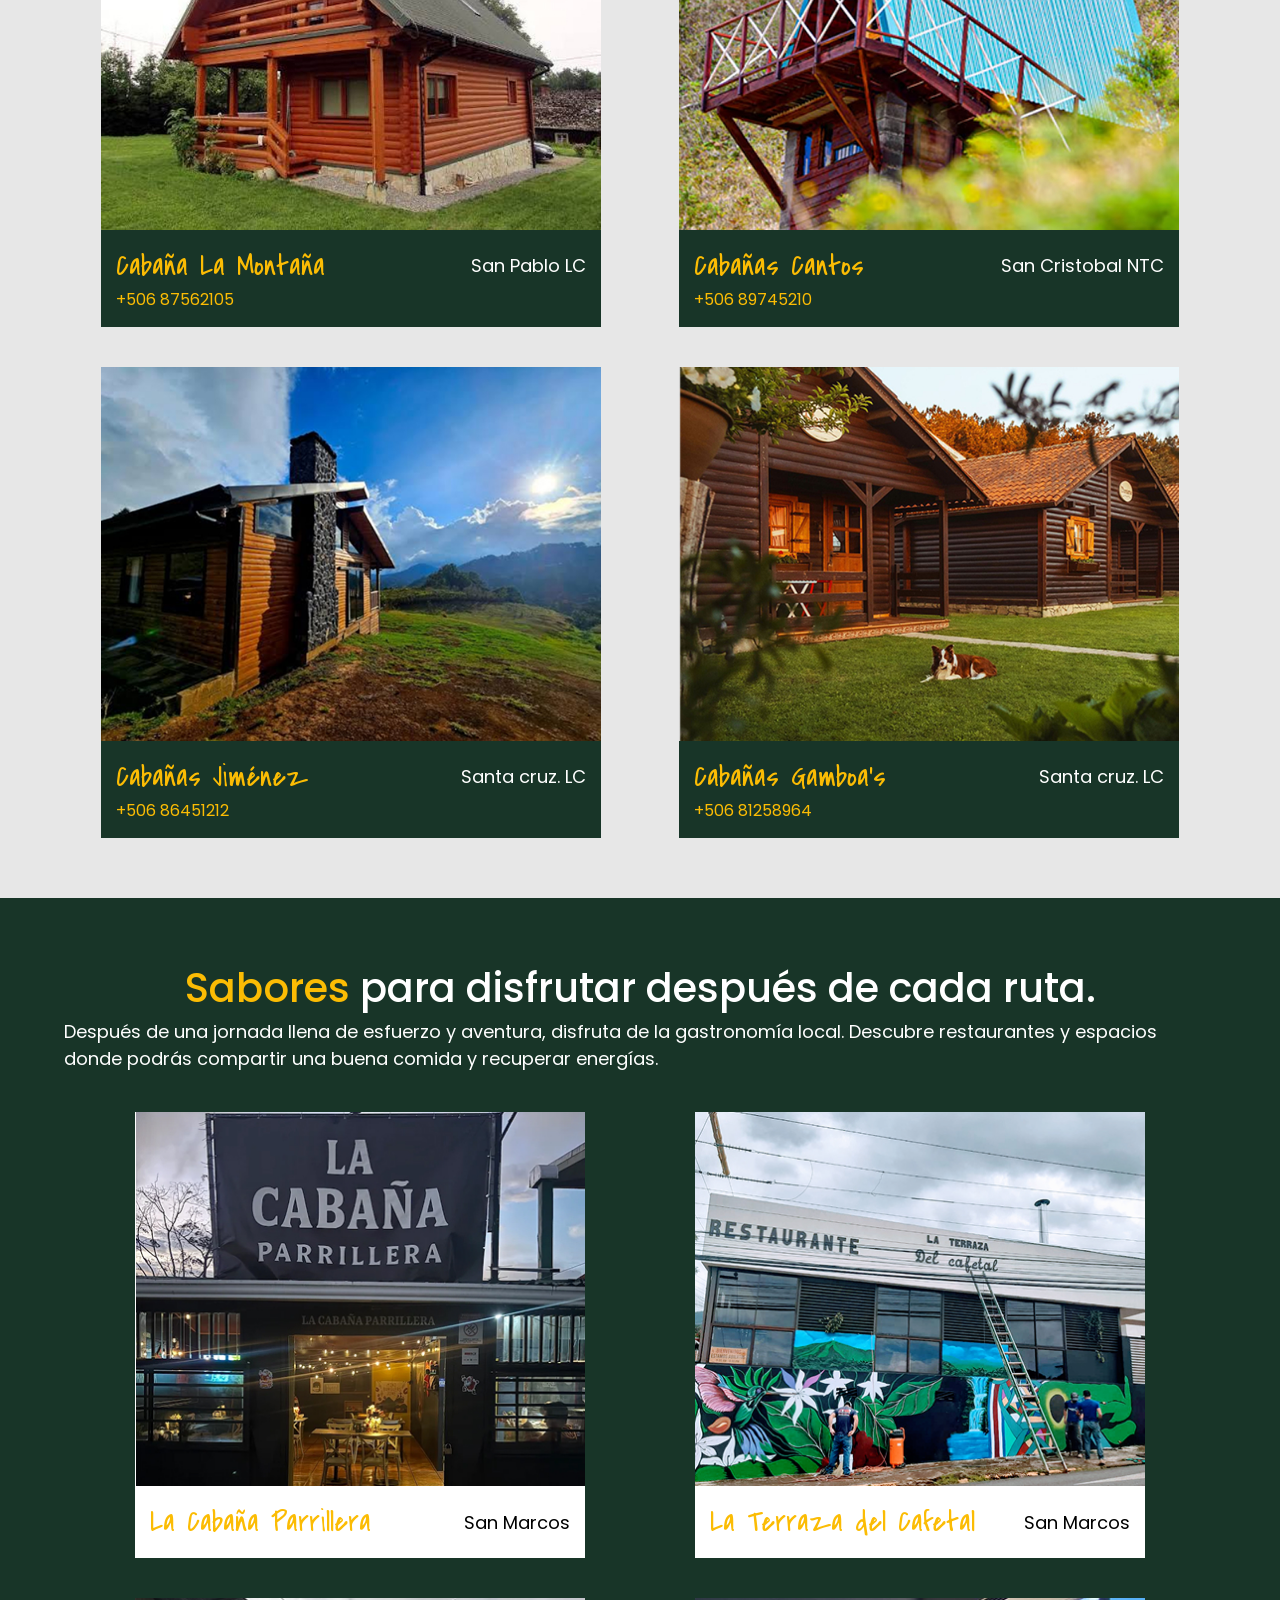
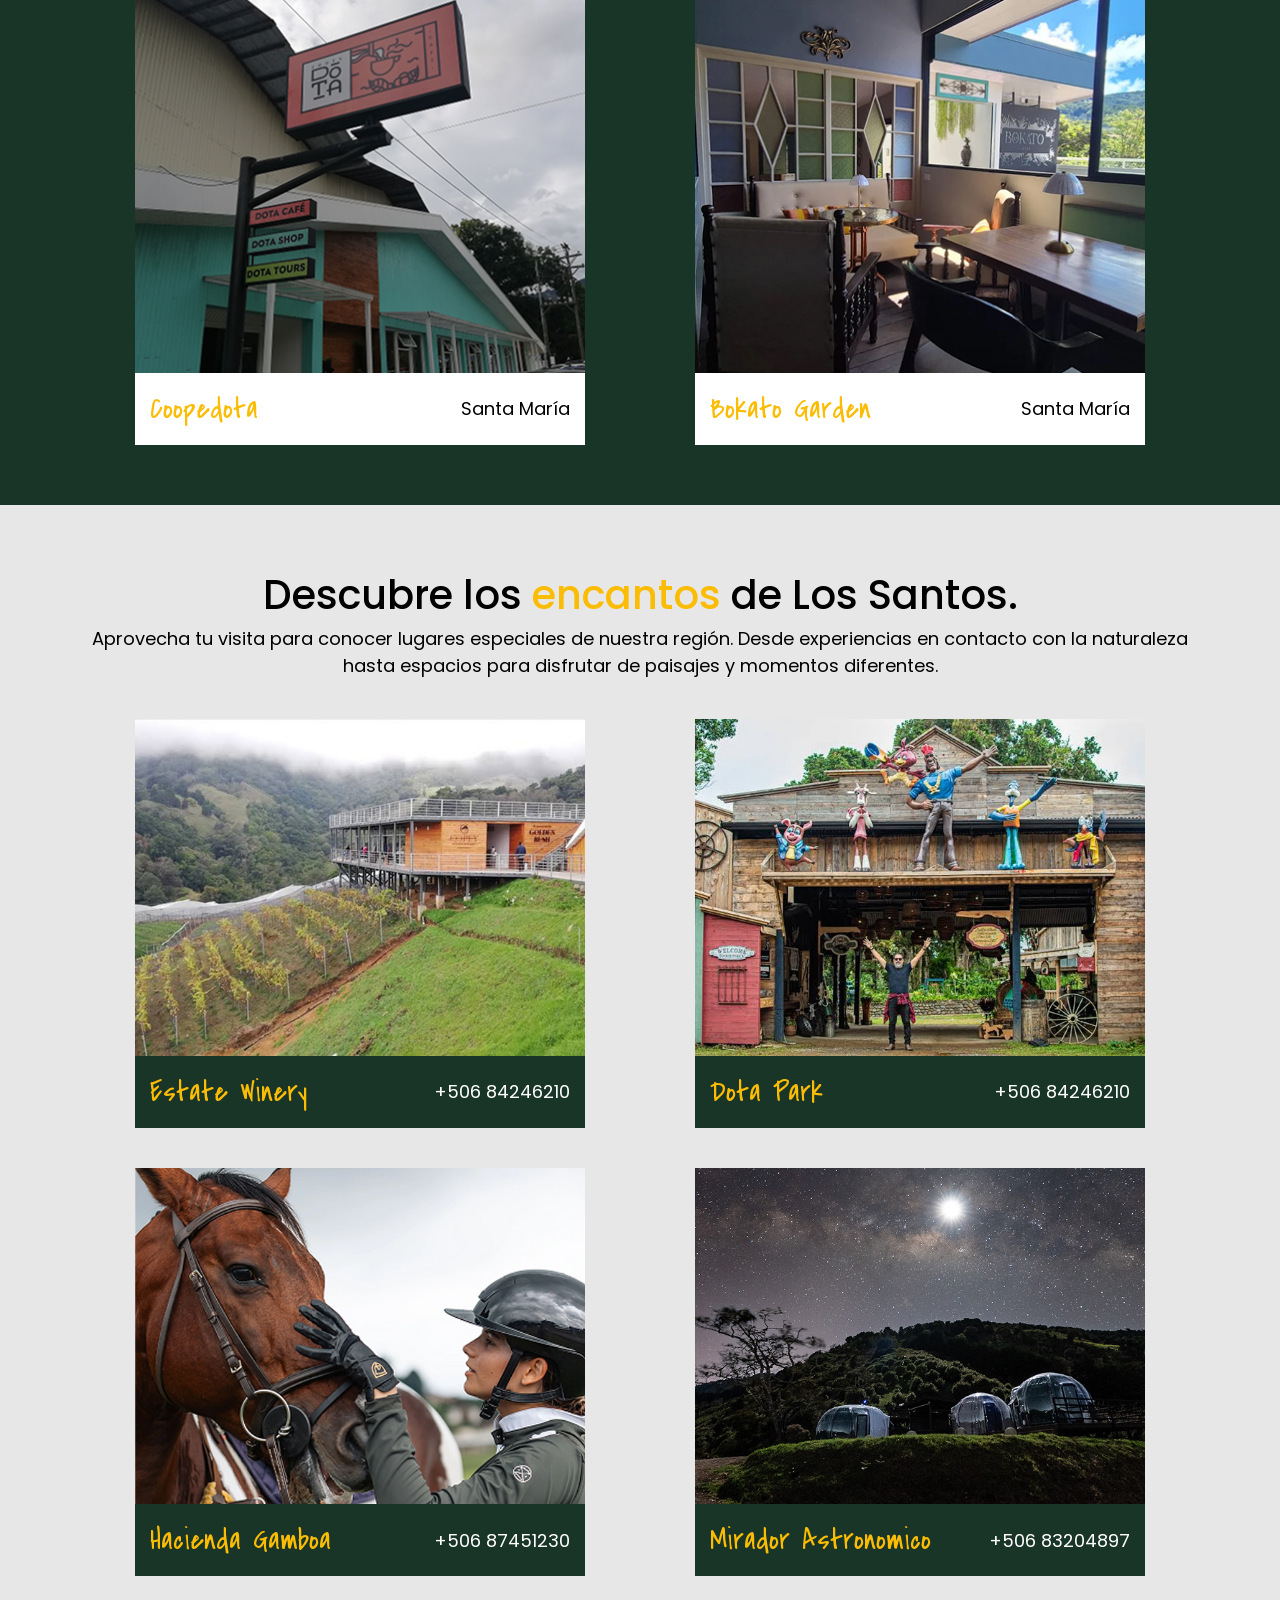
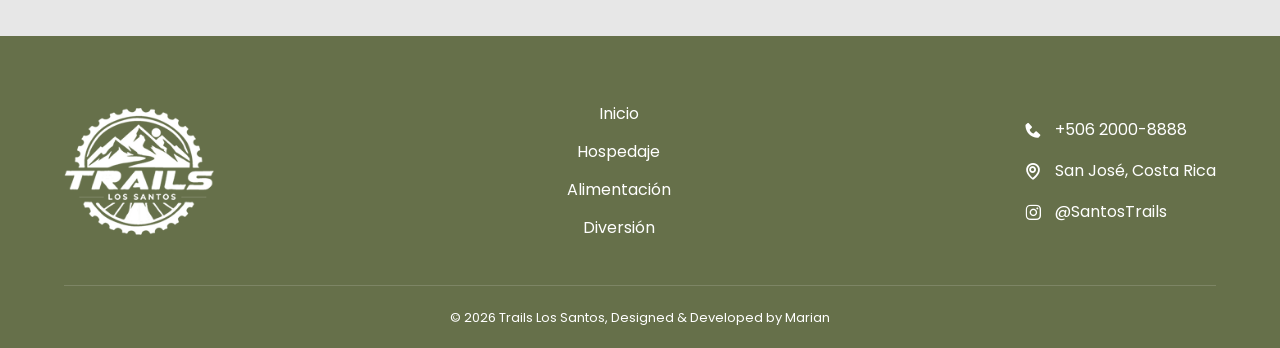
<file: informacionGasHos.html>
<!DOCTYPE html>
<html lang="en">

<head>
    <meta charset="UTF-8">
    <meta name="viewport" content="width=device-width, initial-scale=1.0">
    <title>Trails|GASTRONOMÍA · SABORES · TRADICIÓN</title>
    <link rel="stylesheet" href=css/style.css>
    <link href="https://unpkg.com/boxicons@2.1.4/css/boxicons.min.css" rel="stylesheet">
    <link rel="shortcut icon" href="img/logo.png" type="image/x-icon">
</head>

<body>
    <header class="headerGastro" id="inicio">
        <div class="navegacion">
            <div class="containerNav">
                <div class="logo">
                    <img class="logoImagen" src="img/logo.png" alt="Imagen del logo de Trails">
                </div>
                <nav>
                    <ul class="opcionNav">
                        <li class="navLink"><a href="#">INICIO</a></li>
                        <li class="navLink"><a href="#hospedaje">HOSPEDAJE</a></li>
                        <li class="navLink"><a href="#alimentacion">ALIMENTACIÓN</a></li>
                        <li class="navLink"><a href="#">DIVERSIÓN</a></li>
                        <div class="closeIcon">
                            <i class='bx bx-x'></i>
                        </div>
                    </ul>
                </nav>
                <div class="navBar">
                    <i class='bx bx-menu'></i>
                </div>
            </div>
        </div>
        <div class="contenidoHeaderG padinHeader">
            <p class="etiqueta">GASTRONOMÍA · SABORES · TRADICIÓN</p>
            <h1>Descubre los sabores de <span class="destacada">nuestra región.</span> </h1>
            <p class="pBanner">La Zona de Los Santos te invita a disfrutar de una experiencia llena de sabores
                auténticos. Conoce su gastronomía, descubre restaurantes y cafeterías con propuestas únicas y déjate
                sorprender por los platillos tradicionales que reflejan la esencia de nuestra tierra. Disfruta del sabor
                del café de altura y de la riqueza culinaria que hace especial a nuestra región.</p>
            <div class="botonesBanner">
                <a href="#hospedaje" class="btnBanner btnPrincipal">Explorar</a>
                <a href="index.html" class="btnBanner btnSecundario">Regresar</a>
            </div>
        </div>
    </header>
    <main>
        <section class="hospedaje" id="hospedaje">
            <article class="container">
                <div class="etiqueta">
                    <p>TRAILS LOS SANTOS · TURISMO · EXPERIENCIAS</p>
                </div>
                <h2>Vive <span class="destacada">Trails Los Santos</span> más allá de las rutas.</h2>
                <p class="pOscuro">Prepara tu experiencia en la Zona de Los Santos. Encuentra opciones de hospedaje,
                    descubre dónde disfrutar de la gastronomía local, conoce lugares para visitar y consulta los
                    paquetes disponibles para cada etapa de la competencia.</p>
                <h3>Encuentra tu lugar para descansar</h3>
                <p class="pOscuro">Conoce las opciones de hospedaje disponibles en la Zona de Los Santos y encuentra el
                    espacio ideal para descansar y recargar energías durante los días de competencia.</p>
                <article class="cardsHospedaje">
                    <div class="cardHospedaje">
                        <img src="img/Cabañas la Montaña.jpg" alt="Cabaña la montaña">
                        <article class="footerCardG">
                            <div class="titulo">
                                <h4>Cabaña La Montaña</h4>
                                <p>San Pablo LC</p>
                            </div>
                            <p class="numeroT">+506 87562105</p>
                        </article>
                    </div>
                    <div class="cardHospedaje">
                        <img src="img/Cabañas Cantos del Cielo.jpg" alt="Cabañas Cantos ">
                        <article class="footerCardG">
                            <div class="titulo">
                                <h4>Cabañas Cantos</h4>
                                <p>San Cristobal NTC</p>
                            </div>
                            <p class="numeroT">+506 89745210</p>
                        </article>
                    </div>
                    <div class="cardHospedaje">
                        <img src="img/Cabañas Jiménez.jpg" alt="Cabañas Jiménez">
                        <article class="footerCardG">
                            <div class="titulo">
                                <h4>Cabañas Jiménez</h4>
                                <p>Santa cruz. LC</p>
                            </div>
                            <p class="numeroT">+506 86451212</p>
                        </article>
                    </div>
                    <div class="cardHospedaje">
                        <img src="img/Cabañas Gamboa’s.jpg" alt="Cabañas Gamboa’s">
                        <article class="footerCardG">
                            <div class="titulo">
                                <h4>Cabañas Gamboa’s</h4>
                                <p>Santa cruz. LC</p>
                            </div>
                            <p class="numeroT">+506 81258964</p>
                        </article>
                    </div>
                </article>
            </article>
        </section>
        <section class="alimentacion" id="alimentacion">
            <article class="container">
                <h3><span class="destacada">Sabores</span> para disfrutar después de cada ruta.</h3>
                <p class="pClaro">Después de una jornada llena de esfuerzo y aventura, disfruta de la gastronomía local.
                    Descubre restaurantes y espacios donde podrás compartir una buena comida y recuperar energías.</p>
                <div class="cardAlimentacion">
                    <div class="cardAlime">
                        <img src="img/La Cabaña Parrillera.jpg" alt="La Cabaña Parrillera">
                        <article class="footerCardG">
                            <div class="titulo">
                                <h4>La Cabaña Parrillera</h4>
                                <p>San Marcos</p>
                            </div>
                        </article>
                    </div>
                    <div class="cardAlime">
                        <img src="img/La Terraza del Cafetal.jpg" alt="La Terraza del Cafetal">
                        <article class="footerCardG">
                            <div class="titulo">
                                <h4>La Terraza del Cafetal </h4>
                                <p>San Marcos</p>
                            </div>
                        </article>
                    </div>
                    <div class="cardAlime">
                        <img src="img/Coopedota.jpg" alt="Coopedota">
                        <article class="footerCardG">
                            <div class="titulo">
                                <h4>Coopedota</h4>
                                <p>Santa María</p>
                            </div>
                        </article>
                    </div>
                    <div class="cardAlime">
                        <img src="img/Bokato Garden.jpg" alt="Bokato Garden">
                        <article class="footerCardG">
                            <div class="titulo">
                                <h4>Bokato Garden</h4>
                                <p>Santa María</p>
                            </div>
                        </article>
                    </div>
                </div>
            </article>
        </section>
        <section class="diversion" id="diversion">
            <article class="container">
                <h3>Descubre los <span class="destacada">encantos</span> de Los Santos.</h3>
                <p class="pOscuro"> Aprovecha tu visita para conocer lugares especiales de nuestra región. Desde
                    experiencias en contacto con la naturaleza hasta espacios para disfrutar de paisajes y momentos
                    diferentes.</p>
                <article class="cardsDiversion">
                    <div class="cardDiver">
                        <img src="img/Estate Winery.jpg" alt="Estate Winery  ">
                        <article class="footerCardG">
                            <div class="titulo">
                                <h4>Estate Winery </h4>
                                <p>+506 84246210</p>
                            </div>
                        </article>
                    </div>
                     <div class="cardDiver">
                        <img src="img/Dota Park.jpg" alt="Dota Park">
                        <article class="footerCardG">
                            <div class="titulo">
                                <h4>Dota Park</h4>
                                <p>+506 84246210</p>
                            </div>
                        </article>
                    </div>
                     <div class="cardDiver">
                        <img src="img/Hacienda Gamboa.jpg" alt="Hacienda Gamboa">
                        <article class="footerCardG">
                            <div class="titulo">
                                <h4>Hacienda Gamboa </h4>
                                <p>+506 87451230</p>
                            </div>
                        </article>
                    </div>
                     <div class="cardDiver">
                        <img src="img/Mirador Astronomico.jpg" alt="Mirador Astronomico">
                        <article class="footerCardG">
                            <div class="titulo">
                                <h4>Mirador Astronomico</h4>
                                <p>+506 83204897</p>
                            </div>
                        </article>
                    </div>

                </article>
            </article>
        </section>
    </main>
    <footer class="footer">

        <div class="container">

            <div class="footerContenido">
                <div class="footerBrand">
                    <img src="img/logo.png" alt="SantosTrails Logo">
                </div>
                <div class="footerLinks">
                    <a href="#inicio">Inicio</a>
                    <a href="#hospedaje">Hospedaje</a>
                    <a href="#alimentacion">Alimentación</a>
                    <a href="#diversion">Diversión</a>
                </div>

                <!-- Contacto -->
                <div class="footerContacto">
                    <p>
                        <i class='bx bxs-phone'></i>
                        +506 2000-8888
                    </p>

                    <p>
                        <i class='bx bx-map'></i>
                        San José, Costa Rica
                    </p>

                    <p>
                        <i class='bx bxl-instagram'></i>
                        @SantosTrails
                    </p>
                </div>

            </div>

            <div class="footerBottom">
                <p>© 2026 Trails Los Santos, Designed & Developed by Marian</p>
            </div>

        </div>

    </footer>
    <script src="js/menu.js"></script>
</body>

</html>
</file>
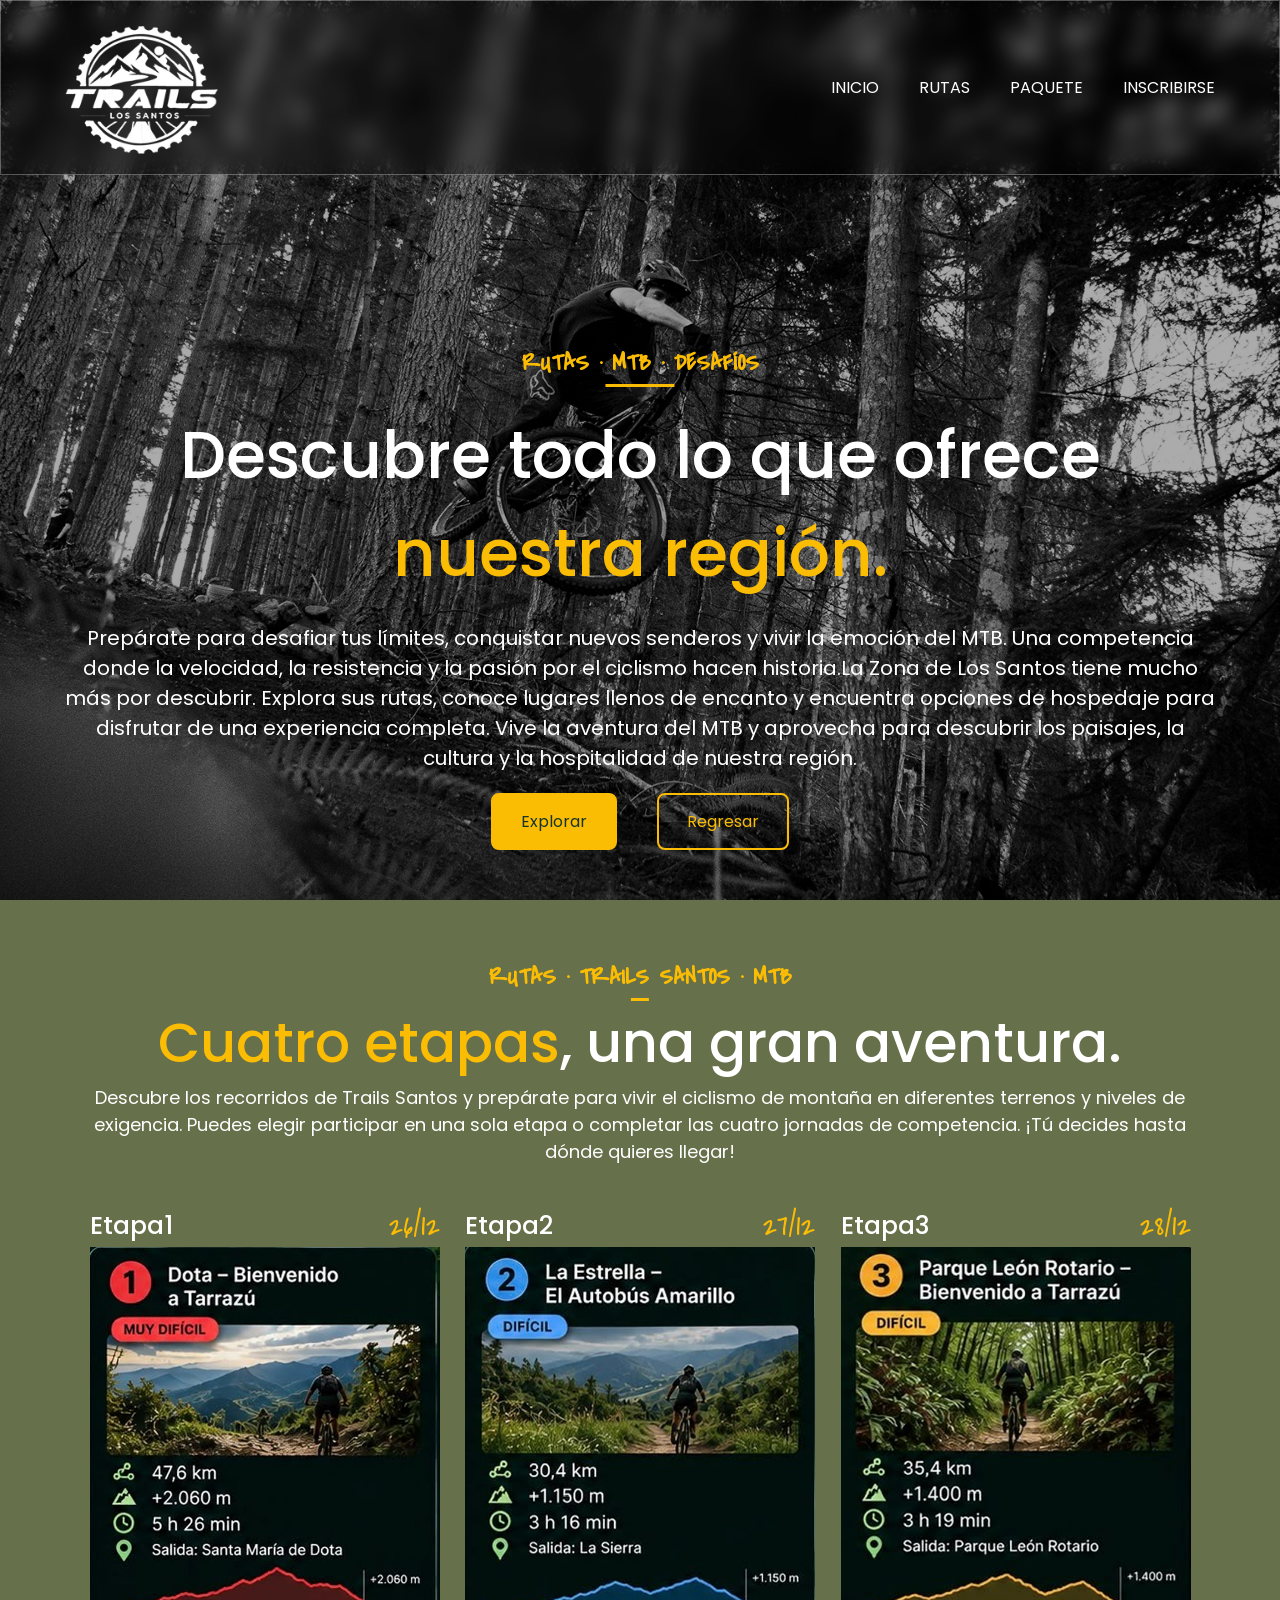
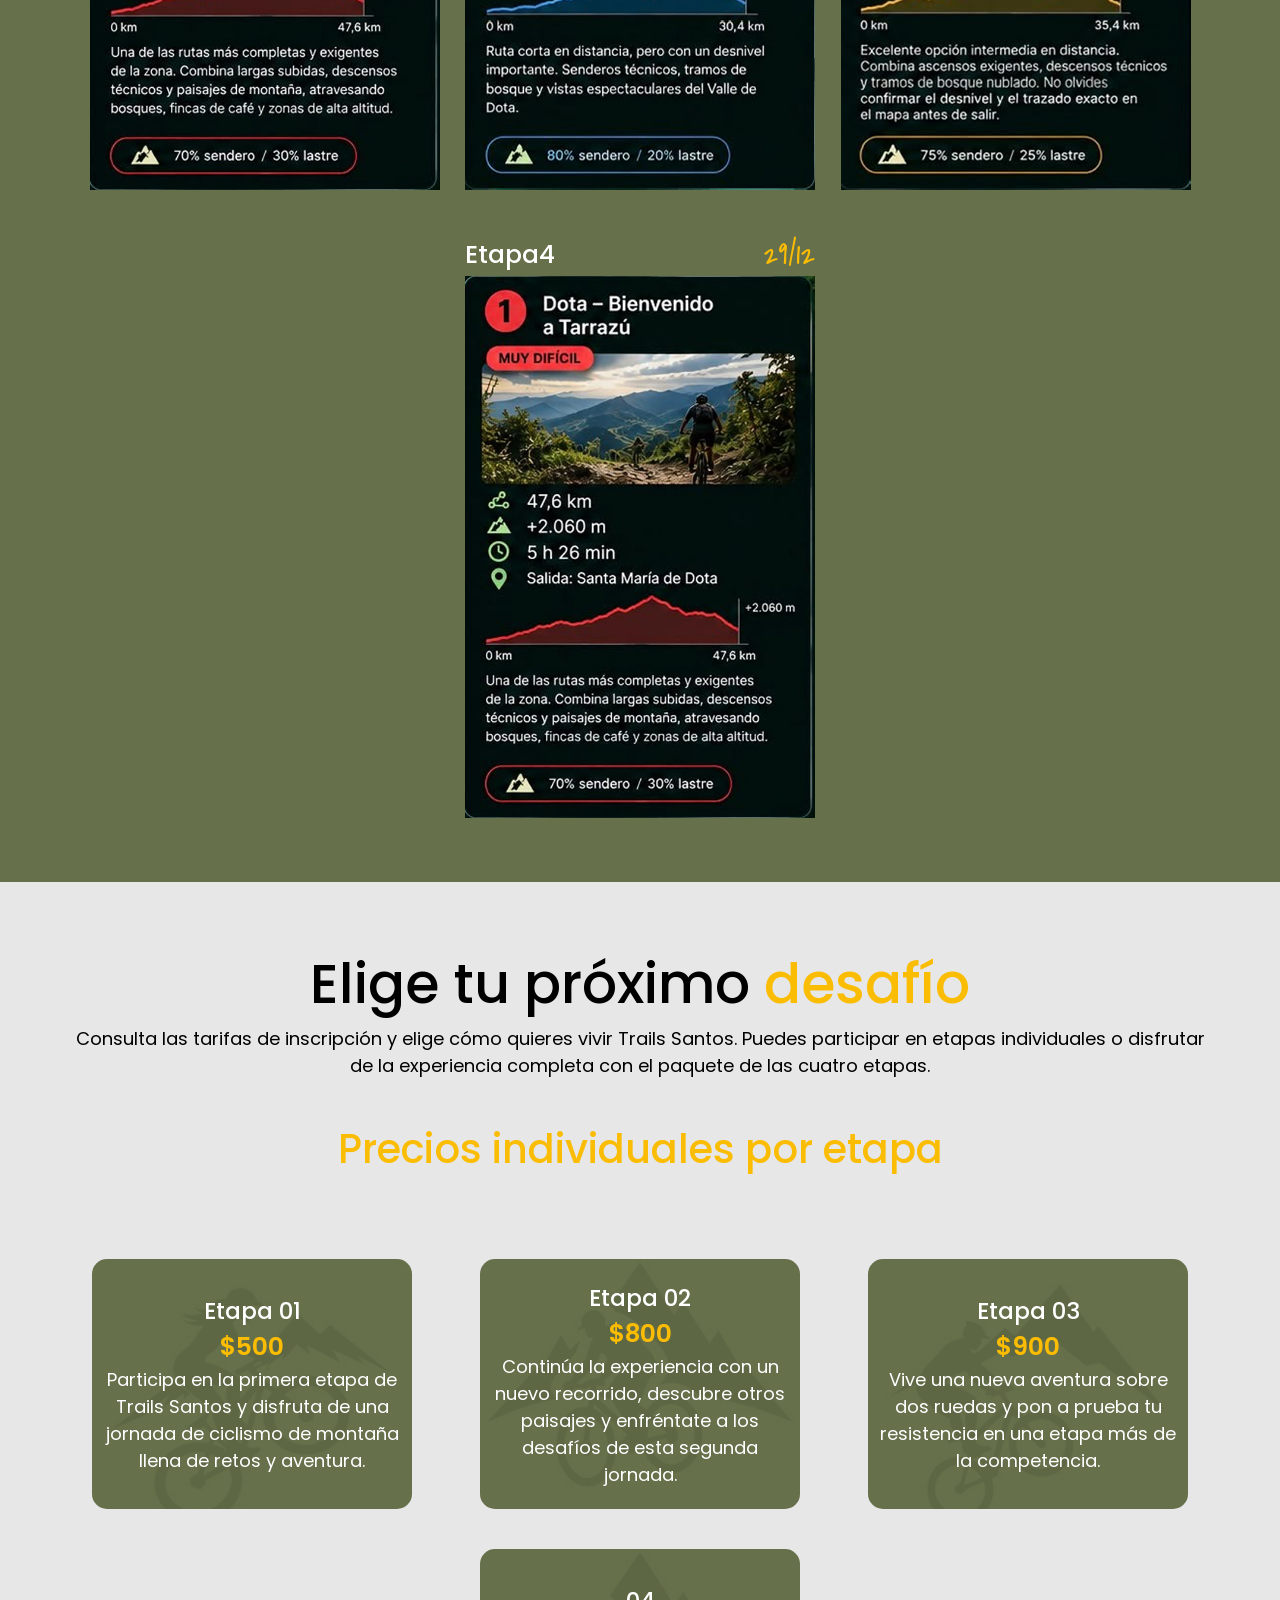
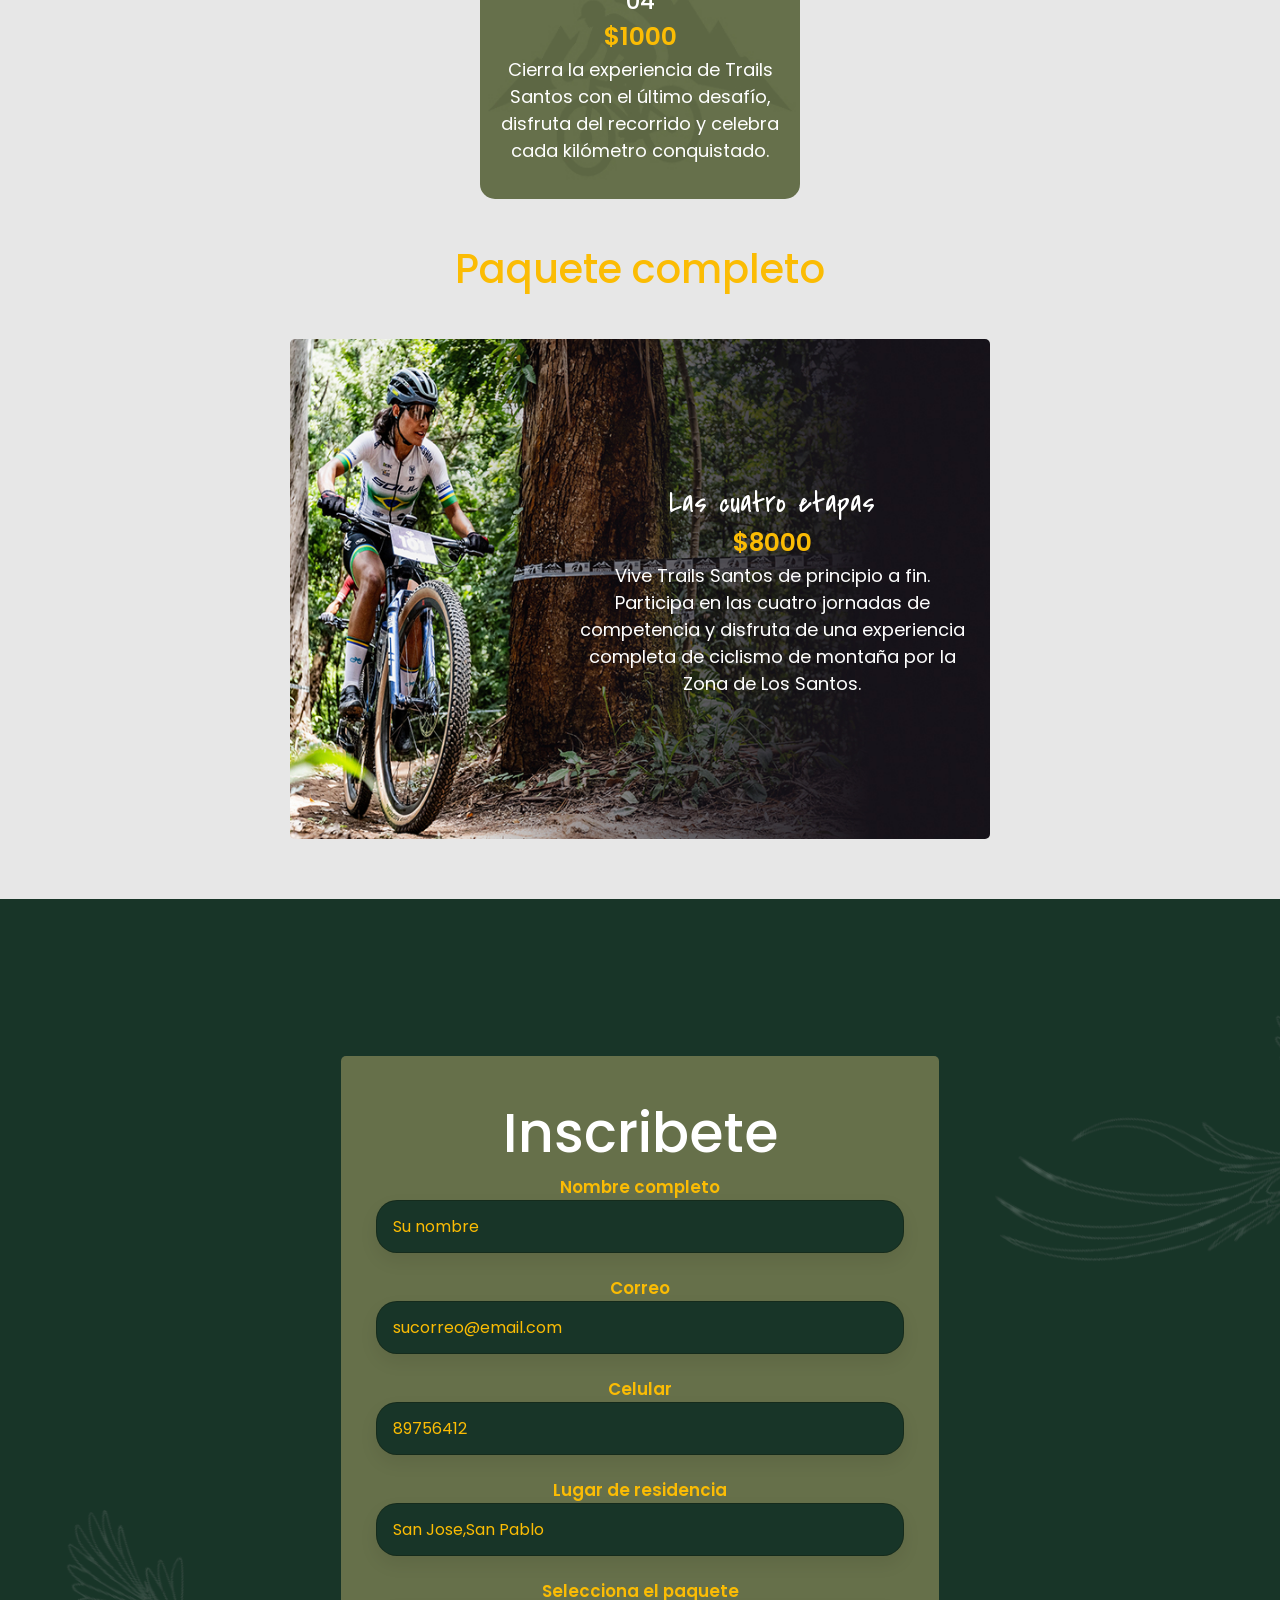
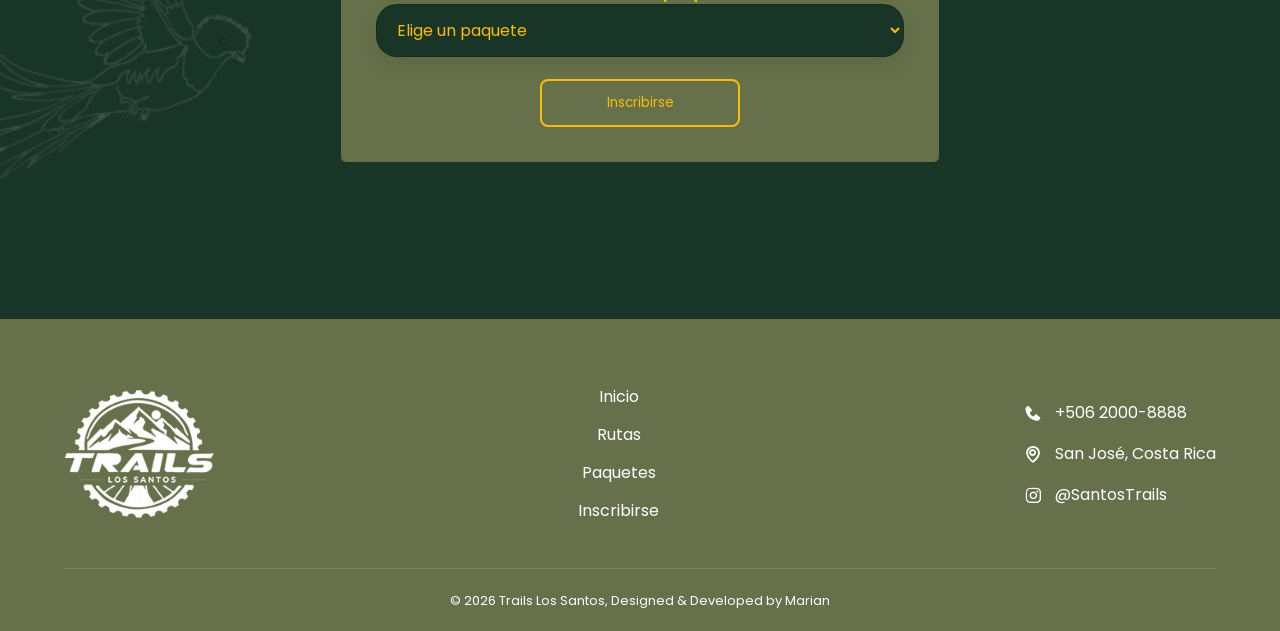
<file: rutas.html>
<!DOCTYPE html>
<html lang="en">

<head>
    <meta charset="UTF-8">
    <meta name="viewport" content="width=device-width, initial-scale=1.0">
    <link href="https://unpkg.com/boxicons@2.1.4/css/boxicons.min.css" rel="stylesheet">
    <title>Trails|Rutas competencia MTB</title>
    <link rel="stylesheet" href=css/style.css>
    <link href="https://unpkg.com/boxicons@2.1.4/css/boxicons.min.css" rel="stylesheet">
    <link rel="shortcut icon" href="img/logo.png" type="image/x-icon">
</head>

<body>
    <header class="headerRutas" id="inicio">
        <div class="navegacion">
            <div class="containerNav">
                <div class="logo">
                    <img class="logoImagen" src="img/logo.png" alt="Imagen del logo de Trails">
                </div>
                <nav>
                    <ul class="opcionNav">
                        <li class="navLink"><a href="#">INICIO</a></li>
                        <li class="navLink"><a href="#rutas">RUTAS</a></li>
                        <li class="navLink"><a href="#paquetes">PAQUETE</a></li>
                        <li class="navLink"><a href="#inscribirse">INSCRIBIRSE</a></li>
                        <div class="closeIcon">
                            <i class='bx bx-x'></i>
                        </div>
                    </ul>
                </nav>
                <div class="navBar">
                    <i class='bx bx-menu'></i>
                </div>
            </div>
        </div>
        <div class="contenidoHeadeR padinHeader">
            <p class="etiqueta">RUTAS · MTB · DESAFÍOS</p>
            <h1>Descubre todo lo que ofrece <span class="destacada">nuestra región.</span></h1>
            <p class="pBanner">Prepárate para desafiar tus límites, conquistar nuevos senderos y vivir la emoción del
                MTB. Una competencia donde la velocidad, la resistencia y la pasión por el ciclismo hacen historia.La
                Zona de Los Santos tiene mucho más por descubrir. Explora sus rutas, conoce lugares llenos de encanto y
                encuentra opciones de hospedaje para disfrutar de una experiencia completa. Vive la aventura del MTB y
                aprovecha para descubrir los paisajes, la cultura y la hospitalidad de nuestra región.</p>
            <div class="botonesBannerR">
                <a href="#rutas" class="btnBanner btnPrincipal">Explorar</a>
                <a href="index.html" class="btnBanner btnSecundario">Regresar</a>
            </div>
        </div>
    </header>
    <main>
        <section class="rutas4" id="rutas">
            <article class="container">
                <div class="etiqueta">
                    <p>RUTAS · TRAILS SANTOS · MTB</p>
                </div>
                <h2><span class="destacada">Cuatro etapas</span>, una gran aventura.</h2>
                <p class="pClaro">Descubre los recorridos de Trails Santos y prepárate para vivir el ciclismo de montaña
                    en diferentes terrenos y niveles de exigencia. Puedes elegir participar en una sola etapa o
                    completar las cuatro jornadas de competencia. ¡Tú decides hasta dónde quieres llegar!</p>
                <article class="rutasIm">
                    <div class="cardRuta">
                        <div class="encabezado">
                            <h3>Etapa1</h3>
                            <p>26/12</p>
                        </div>
                        <img src="img/ruta1.jpg" alt="">
                    </div>
                    <div class="cardRuta">
                        <div class="encabezado">
                            <h3>Etapa2</h3>
                            <p>27/12</p>
                        </div>
                        <img src="img/ruta2.jpg" alt="">
                    </div>
                    <div class="cardRuta">
                        <div class="encabezado">
                            <h3>Etapa3</h3>
                            <p>28/12</p>
                        </div>
                        <img src="img/ruta3.jpg" alt="">
                    </div>
                    <div class="cardRuta">
                        <div class="encabezado">
                            <h3>Etapa4</h3>
                            <p>29/12</p>
                        </div>
                        <img src="img/ruta1.jpg" alt="">
                    </div>
                </article>
            </article>
        </section>
        <section class="paquetesR" id="paquetes">
            <article class="container">
                <h2>Elige tu próximo <span class="destacada">desafío</span></h2>
                <p class="pOscuro">Consulta las tarifas de inscripción y elige cómo quieres vivir Trails Santos. Puedes
                    participar en etapas individuales o disfrutar de la experiencia completa con el paquete de las
                    cuatro etapas.</p>
                <h3>Precios individuales por etapa</h3>
                <article class="etapas">
                    <div class="cardEtapa" id="etapa1">
                        <h4>Etapa 01</h4>
                        <p class="precio">$500</p>
                        <p class="pClaro">Participa en la primera etapa de Trails Santos y disfruta de una jornada de
                            ciclismo de montaña llena de retos y aventura.</p>
                    </div>
                    <div class="cardEtapa" id="etapa2">
                        <h4>Etapa 02</h4>
                        <p class="precio">$800</p>
                        <p class="pClaro">Continúa la experiencia con un nuevo recorrido, descubre otros paisajes y
                            enfréntate a los desafíos de esta segunda jornada.</p>
                    </div>
                    <div class="cardEtapa" id="etapa3">
                        <h4>Etapa 03</h4>
                        <p class="precio">$900</p>
                        <p class="pClaro">Vive una nueva aventura sobre dos ruedas y pon a prueba tu resistencia en una
                            etapa más de la competencia.</p>
                    </div>
                    <div class="cardEtapa" id="etapa4">
                        <h4> 04</h4>
                        <p class="precio">$1000</p>
                        <p class="pClaro">Cierra la experiencia de Trails Santos con el último desafío, disfruta del
                            recorrido y celebra cada kilómetro conquistado.</p>
                    </div>
                </article>
                <h3>Paquete completo</h3>
                <article class="paquetCompleto">
                    <div class="textoPaquete">
                        <h4>Las cuatro etapas</h4>
                        <p class="precio">$8000</p>
                        <p class="pClaro">Vive Trails Santos de principio a fin. Participa en las cuatro jornadas de
                            competencia y disfruta de una experiencia completa de ciclismo de montaña por la Zona de Los
                            Santos.</p>
                    </div>

                </article>
            </article>
        </section>
        <section class="Inscribirse" id="inscribirse">
            <article class="container">

                <form action="" method="POST" class="inscriForm" id="contactForm">
                    <h2>Inscribete</h2>

                    <div class="formGroup">
                        <label for="name">Nombre completo</label>
                        <input type="text" id="name" name="name" placeholder="Su nombre" required>
                    </div>

                    <div class="formGroup">
                        <label for="email">Correo</label>
                        <input type="email" id="email" name="email" placeholder="sucorreo@email.com" required>
                    </div>
                    <div class="formGroup">
                        <label for="celular">Celular</label>
                        <input type="celular" id="celular" name="celular" placeholder="89756412" required>
                    </div>
                    <div class="formGroup">
                        <label for="lugar">Lugar de residencia</label>
                        <input type="lugar" id="lugar" name="lugar" placeholder="San Jose,San Pablo" required>
                    </div>
                    <div class="formGroup">
                        <label for="message">Selecciona el paquete</label>
                        <select id="paquete" name="paquete">
                            <option value="">Elige un paquete</option>
                            <option value="etapa-1">Paquete Etapa 1</option>
                            <option value="etapa-2">Paquete Etapa 2</option>
                            <option value="etapa-3">Paquete Etapa 3</option>
                            <option value="etapa-4">Paquete Etapa 4</option>
                            <option value="completo">Paquete Completo (4 etapas)</option>
                        </select>
                    </div>

                    <button type="submit" class="botonSectionN btnSecundario" id="botonForm">
                        Inscribirse
                    </button>
                </form>
            </article>
        </section>
    </main>
    <footer class="footer">

        <div class="container">

            <div class="footerContenido">
                <div class="footerBrand">
                    <img src="img/logo.png" alt="SantosTrails Logo">
                </div>
                <div class="footerLinks">
                    <a href="#inicio">Inicio</a>
                    <a href="#rutas">Rutas</a>
                    <a href="#paquetes">Paquetes</a>
                    <a href="#inscribirse">Inscribirse</a>
                </div>

                <!-- Contacto -->
                <div class="footerContacto">
                    <p>
                        <i class='bx bxs-phone'></i>
                        +506 2000-8888
                    </p>

                    <p>
                        <i class='bx bx-map'></i>
                        San José, Costa Rica
                    </p>

                    <p>
                        <i class='bx bxl-instagram'></i>
                        @SantosTrails
                    </p>
                </div>

            </div>

            <div class="footerBottom">
                <p>© 2026 Trails Los Santos, Designed & Developed by Marian</p>
            </div>

        </div>

    </footer>
    <script src="js/menu.js"></script>
</body>

</html>
</file>
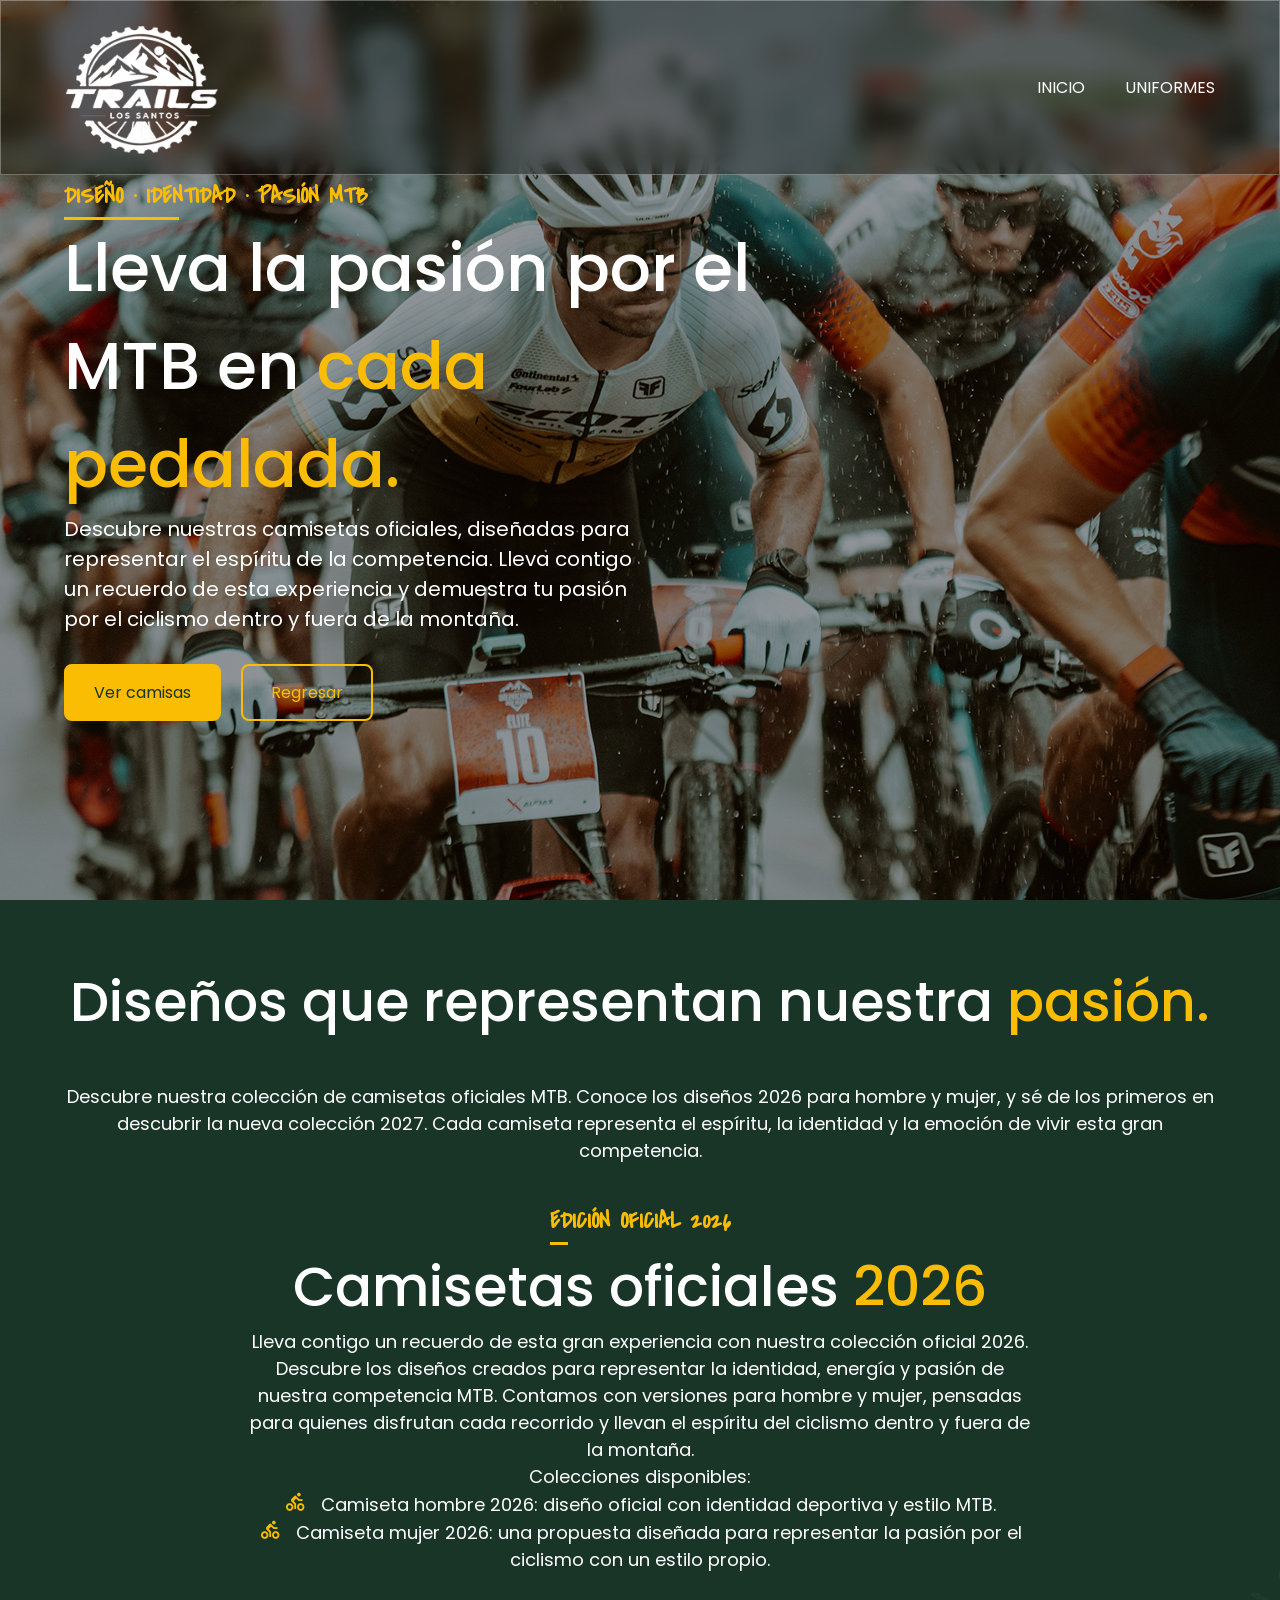
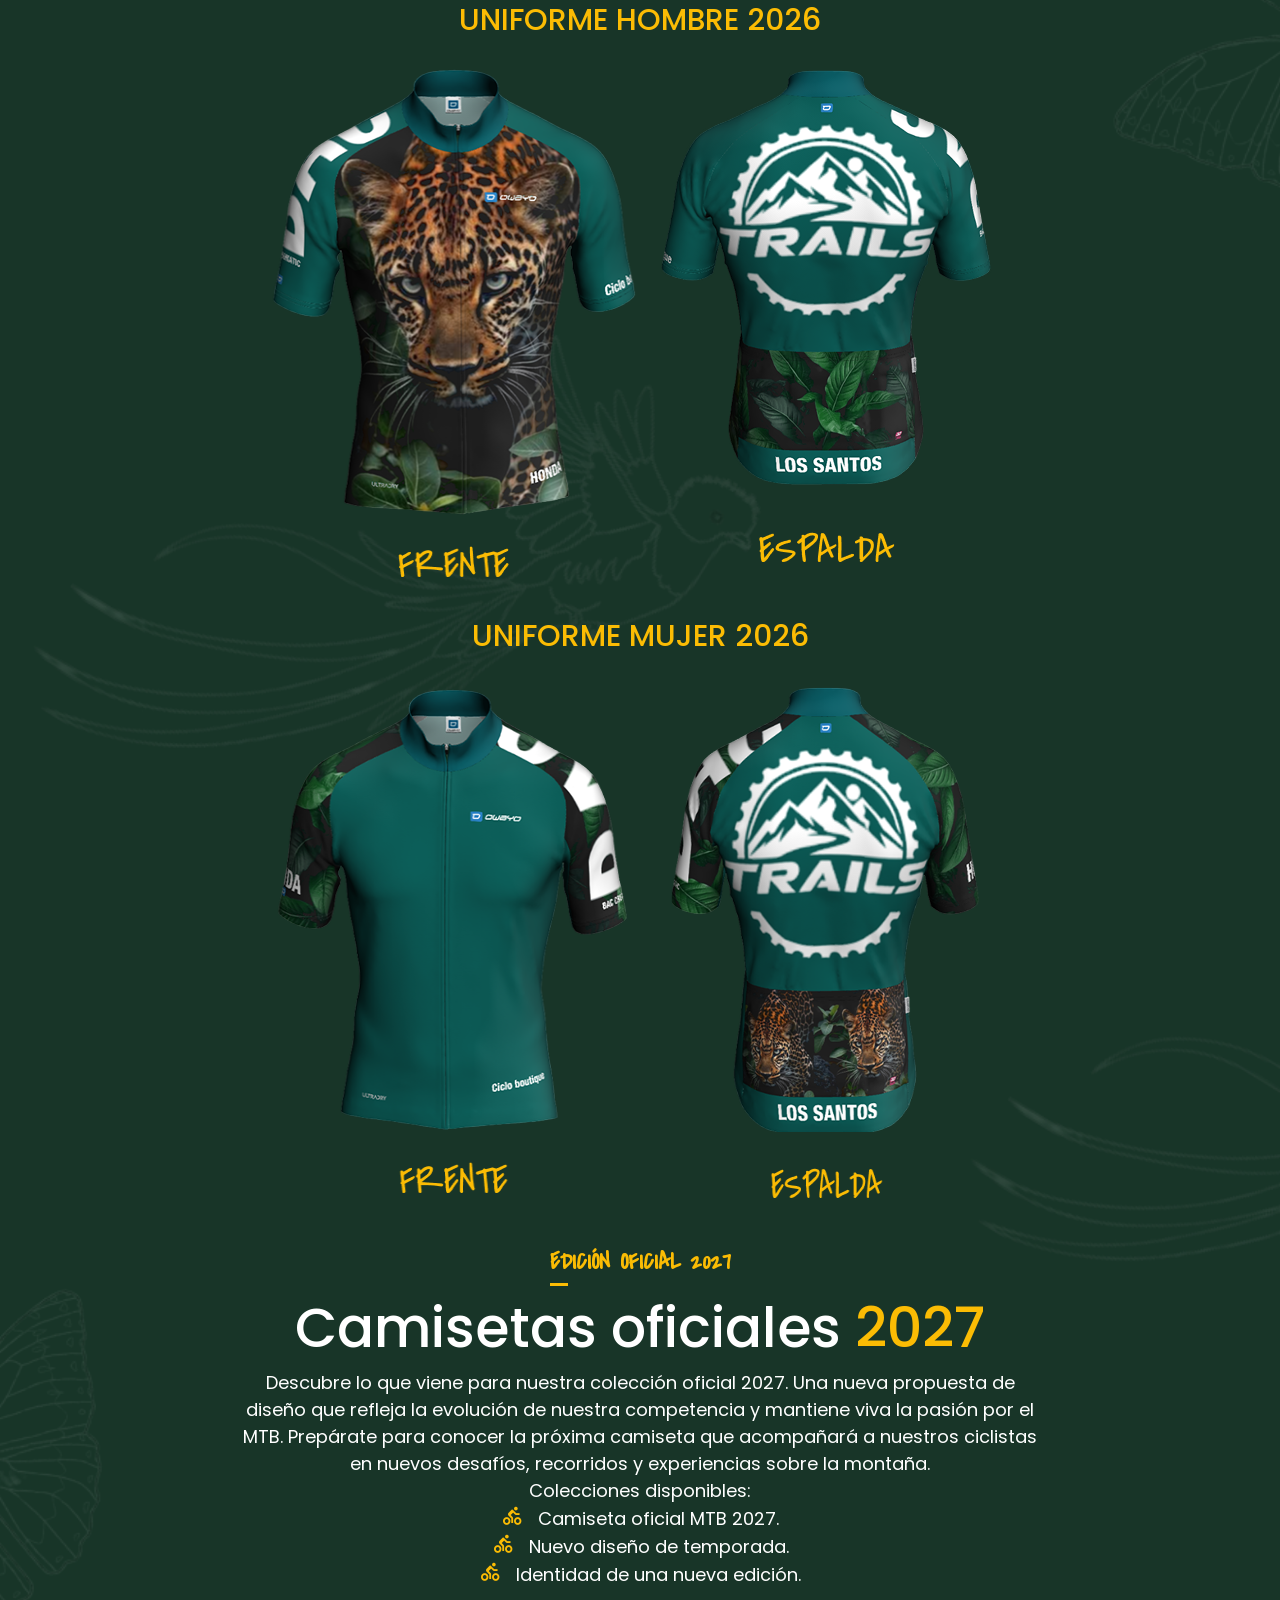
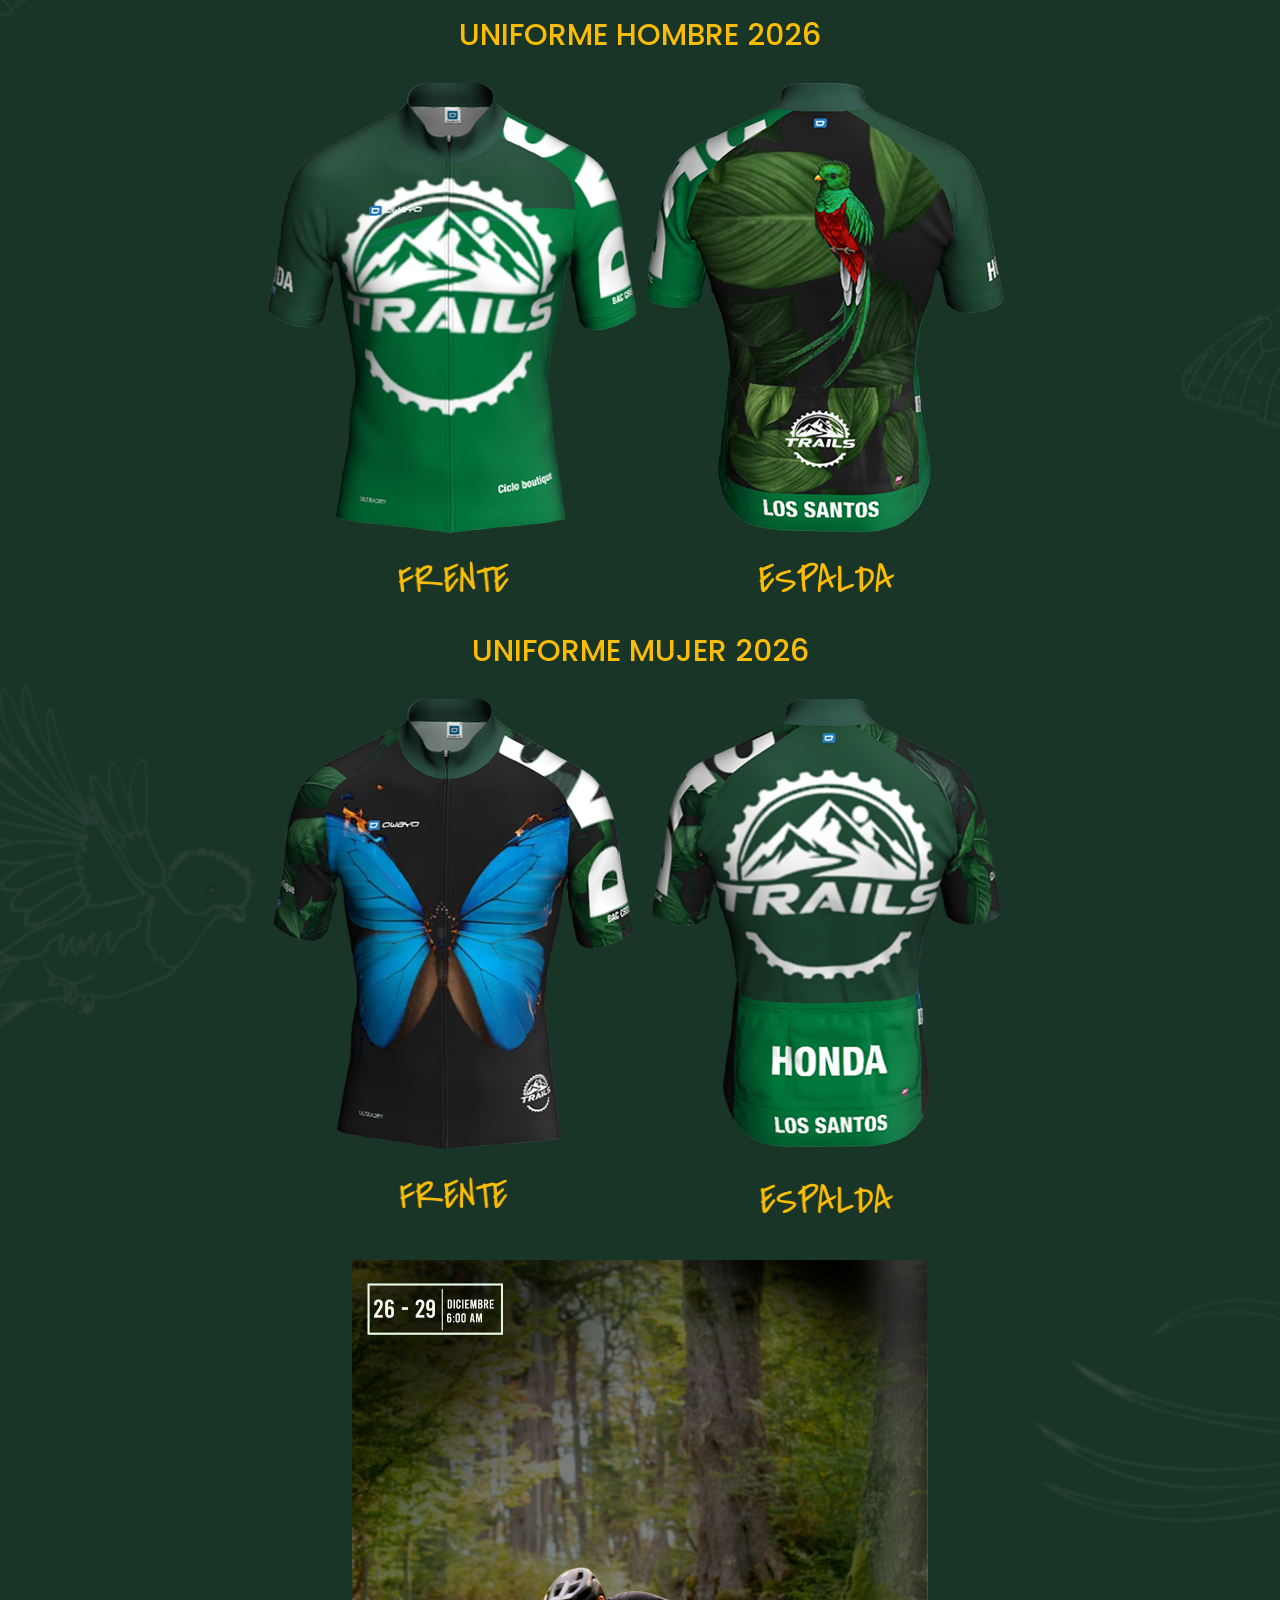
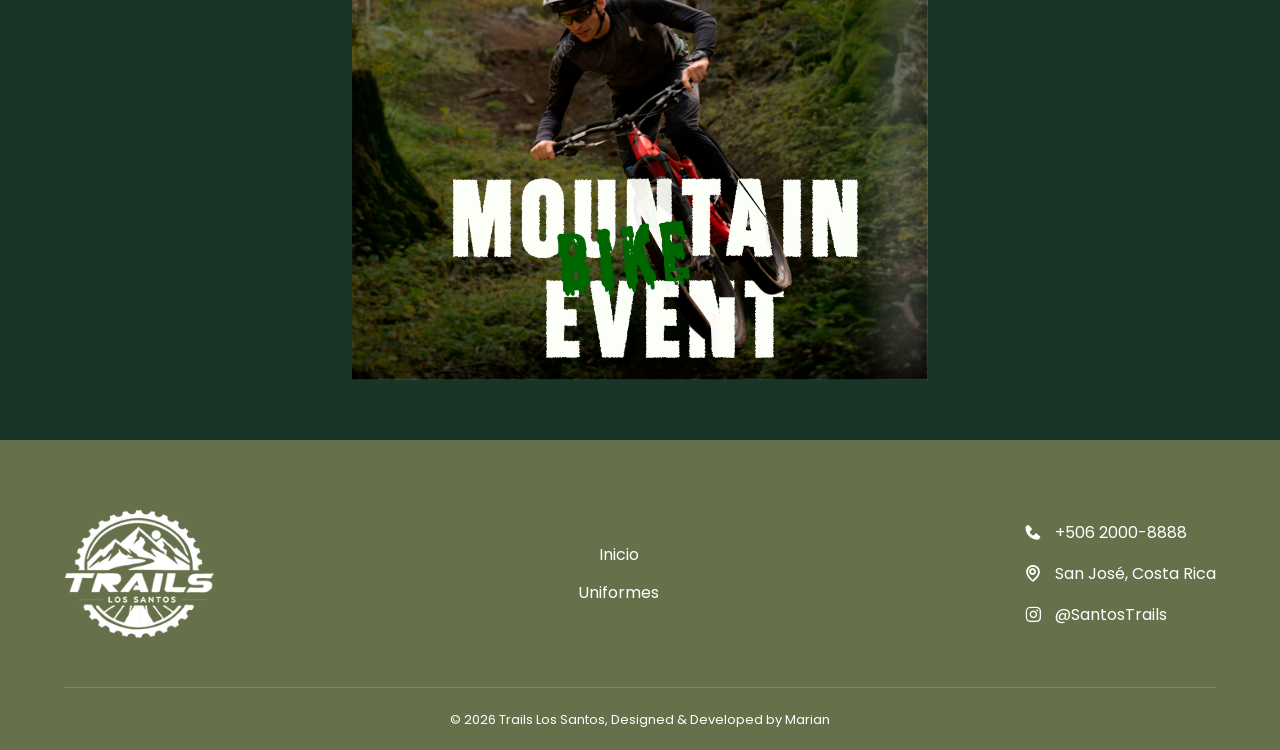
<file: uniforme.html>
<!DOCTYPE html>
<html lang="en">

<head>
    <meta charset="UTF-8">
    <meta name="viewport" content="width=device-width, initial-scale=1.0">
    <title>Trails|Uniformes MTB</title>
    <link rel="stylesheet" href=css/style.css>
    <link href="https://unpkg.com/boxicons@2.1.4/css/boxicons.min.css" rel="stylesheet">
    <link rel="shortcut icon" href="img/logo.png" type="image/x-icon">
</head>

<body>
    <header class="hedarUniformes" id="inicio">
        <div class="navegacion">
            <div class="containerNav">
                <div class="logo">
                    <img class="logoImagen" src="img/logo.png" alt="Imagen del logo de Trails">
                </div>
                <nav>
                    <ul class="opcionNav">
                        <li class="navLink"><a href="#">INICIO</a></li>
                        <li class="navLink"><a href="#uniformes">UNIFORMES</a></li>
                        <div class="closeIcon">
                            <i class='bx bx-x'></i>
                        </div>
                    </ul>
                </nav>
                <div class="navBar">
                    <i class='bx bx-menu'></i>
                </div>
            </div>
        </div>
        <div class="contenidoHeader padinHeader">
            <p class="etiqueta">DISEÑO · IDENTIDAD · PASIÓN MTB</p>
            <h1>Lleva la pasión por el MTB en <span class="destacada">cada pedalada.</span></h1>
            <p class="pBanner">Descubre nuestras camisetas oficiales, diseñadas para representar el espíritu de la
                competencia. Lleva contigo un recuerdo de esta experiencia y demuestra tu pasión por el ciclismo dentro
                y fuera de la montaña.</p>
            <div class="botonesBanner">
                <a href="#uniformes" class="btnBanner btnPrincipal">Ver camisas</a>
                <a href="index.html" class="btnBanner btnSecundario">Regresar</a>
            </div>
        </div>
    </header>
    <main>
        <section class="camisas" id="uniformes">
            <article class="container">
                <article class="tituloText">
                    <h2>Diseños que representan nuestra <span class="destacada">pasión.</span></h2>
                    <p class="pClaro">Descubre nuestra colección de camisetas oficiales MTB. Conoce los diseños 2026
                        para hombre y mujer, y sé de los primeros en descubrir la nueva colección 2027. Cada camiseta
                        representa el espíritu, la identidad y la emoción de vivir esta gran competencia.</p>
                </article>
                <article class="textoImagenes">
                    <div class="textoCamsias">
                        <p class="etiqueta">EDICIÓN OFICIAL 2026</p>
                        <h2>Camisetas oficiales <span class="destacada">2026</span></h2>
                        <p class="pClaro">Lleva contigo un recuerdo de esta gran experiencia con nuestra colección
                            oficial 2026. Descubre los diseños creados para representar la identidad, energía y pasión
                            de nuestra competencia MTB. Contamos con versiones para hombre y mujer, pensadas para
                            quienes disfrutan cada recorrido y llevan el espíritu del ciclismo dentro y fuera de la
                            montaña.</p>
                        <p class="pClaro">Colecciones disponibles:</p>
                        <p class="pClaro"><i class="bx bx-cycling"></i>Camiseta hombre 2026: diseño oficial con identidad deportiva y estilo MTB.</p>
                        <p class="pClaro"><i class="bx bx-cycling"></i>Camiseta mujer 2026: una propuesta diseñada para representar la pasión por el ciclismo con un estilo propio.</p>
                    </div>
                    <div class="imagnes">
                        <div class="hombre">
                            <h3>UNIFORME HOMBRE 2026</h3>
                            <div class="imagnesCamisas">
                                <img src="img/hombreFrente2026.png" alt="">
                                <img src="img/hombreEspalda2026.png" alt="">
                            </div>
                            
                        </div>
                        <div class="mujer">
                            <h3>UNIFORME MUJER 2026</h3>
                            <div class="imagnesCamisas">
                                <img src="img/mujerFrente2026.png" alt="">
                                <img src="img/mujerEspalda2026.png" alt="">
                            </div>
                        </div>
                    </div>
                </article>
                <article class="textoImagenes imgatex2">
                    <div class="imagnes">
                        <div class="hombre">
                            <h3>UNIFORME HOMBRE 2026</h3>
                            <div class="imagnesCamisas">
                                <img src="img/HOMBREFRENTE2027.png" alt="">
                                <img src="img/HOMBREESPALDA2027.png" alt="">
                            </div>
                            
                        </div>
                        <div class="mujer">
                            <h3>UNIFORME MUJER 2026</h3>
                            <div class="imagnesCamisas">
                                <img src="img/MUJERFRENTE2027.png" alt="">
                                <img src="img/MUJERESPADA2027.png" alt="">
                            </div>
                        </div>
                    </div>
                    <div class="textoCamsias">
                        <p class="etiqueta">EDICIÓN OFICIAL 2027</p>
                        <h2>Camisetas oficiales <span class="destacada">2027</span></h2>
                        <p class="pClaro">Descubre lo que viene para nuestra colección oficial 2027. Una nueva propuesta de diseño que refleja la evolución de nuestra competencia y mantiene viva la pasión por el MTB. Prepárate para conocer la próxima camiseta que acompañará a nuestros ciclistas en nuevos desafíos, recorridos y experiencias sobre la montaña.</p>
                        <p class="pClaro">Colecciones disponibles:</p>
                        <p class="pClaro"><i class="bx bx-cycling"></i>Camiseta oficial MTB 2027.</p>
                        <p class="pClaro"><i class="bx bx-cycling"></i>Nuevo diseño de temporada.</p>
                        <p class="pClaro"><i class="bx bx-cycling"></i>Identidad de una nueva edición.</p>
                    </div>
                    
                </article>
                <article class="banerPromocional">
                    <img class="imgPromoB" src="img/bannerpromo.png" alt="">
                </article>
            </article>
        </section>
    </main>
    <footer class="footer">

        <div class="container">

            <div class="footerContenido">
                <div class="footerBrand">
                    <img src="img/logo.png" alt="SantosTrails Logo">
                </div>
                <div class="footerLinks">
                    <a href="#inicio">Inicio</a>
                    <a href="#uniformes">Uniformes</a>
                </div>

                <!-- Contacto -->
                <div class="footerContacto">
                    <p>
                        <i class='bx bxs-phone'></i>
                        +506 2000-8888
                    </p>

                    <p>
                        <i class='bx bx-map'></i>
                        San José, Costa Rica
                    </p>

                    <p>
                        <i class='bx bxl-instagram'></i>
                        @SantosTrails
                    </p>
                </div>

            </div>

            <div class="footerBottom">
                <p>© 2026 Trails Los Santos, Designed & Developed by Marian</p>
            </div>

        </div>

    </footer>
    <script src="js/menu.js"></script>
</body>

</html>
</file>
